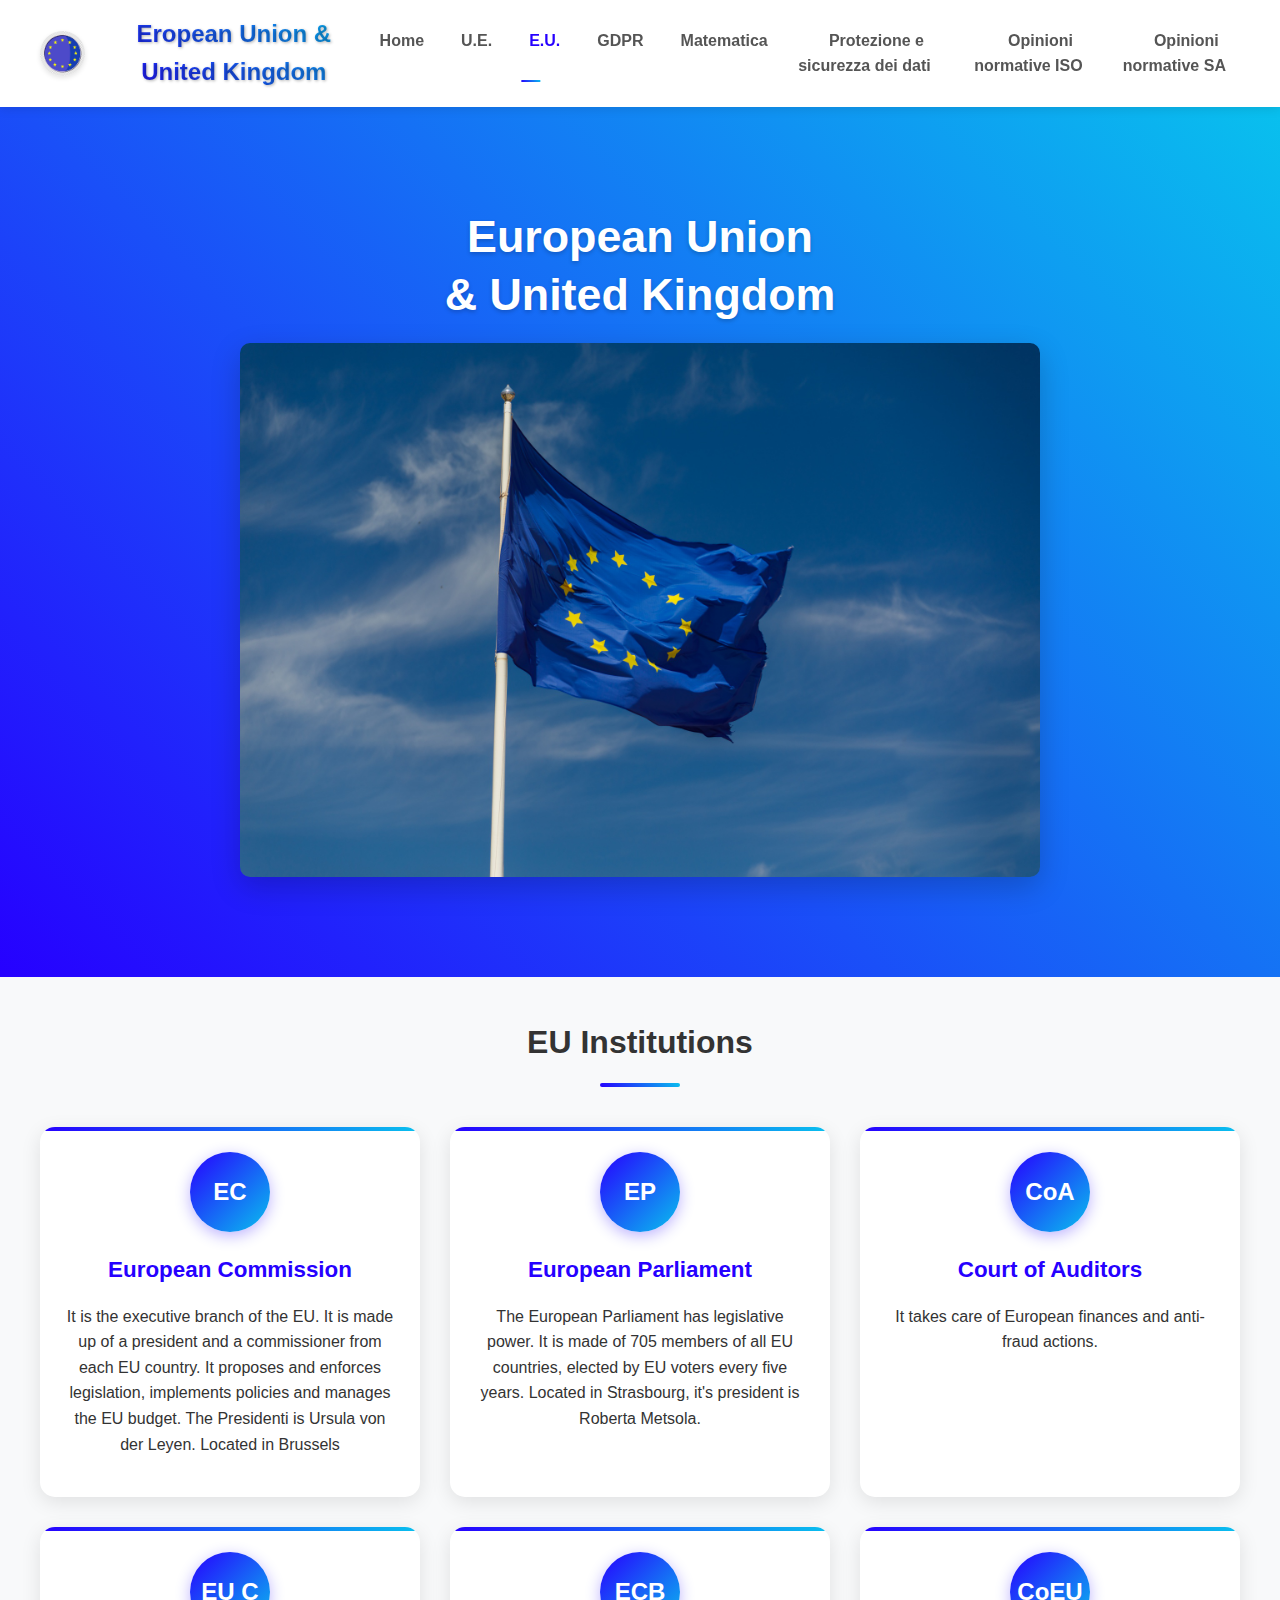
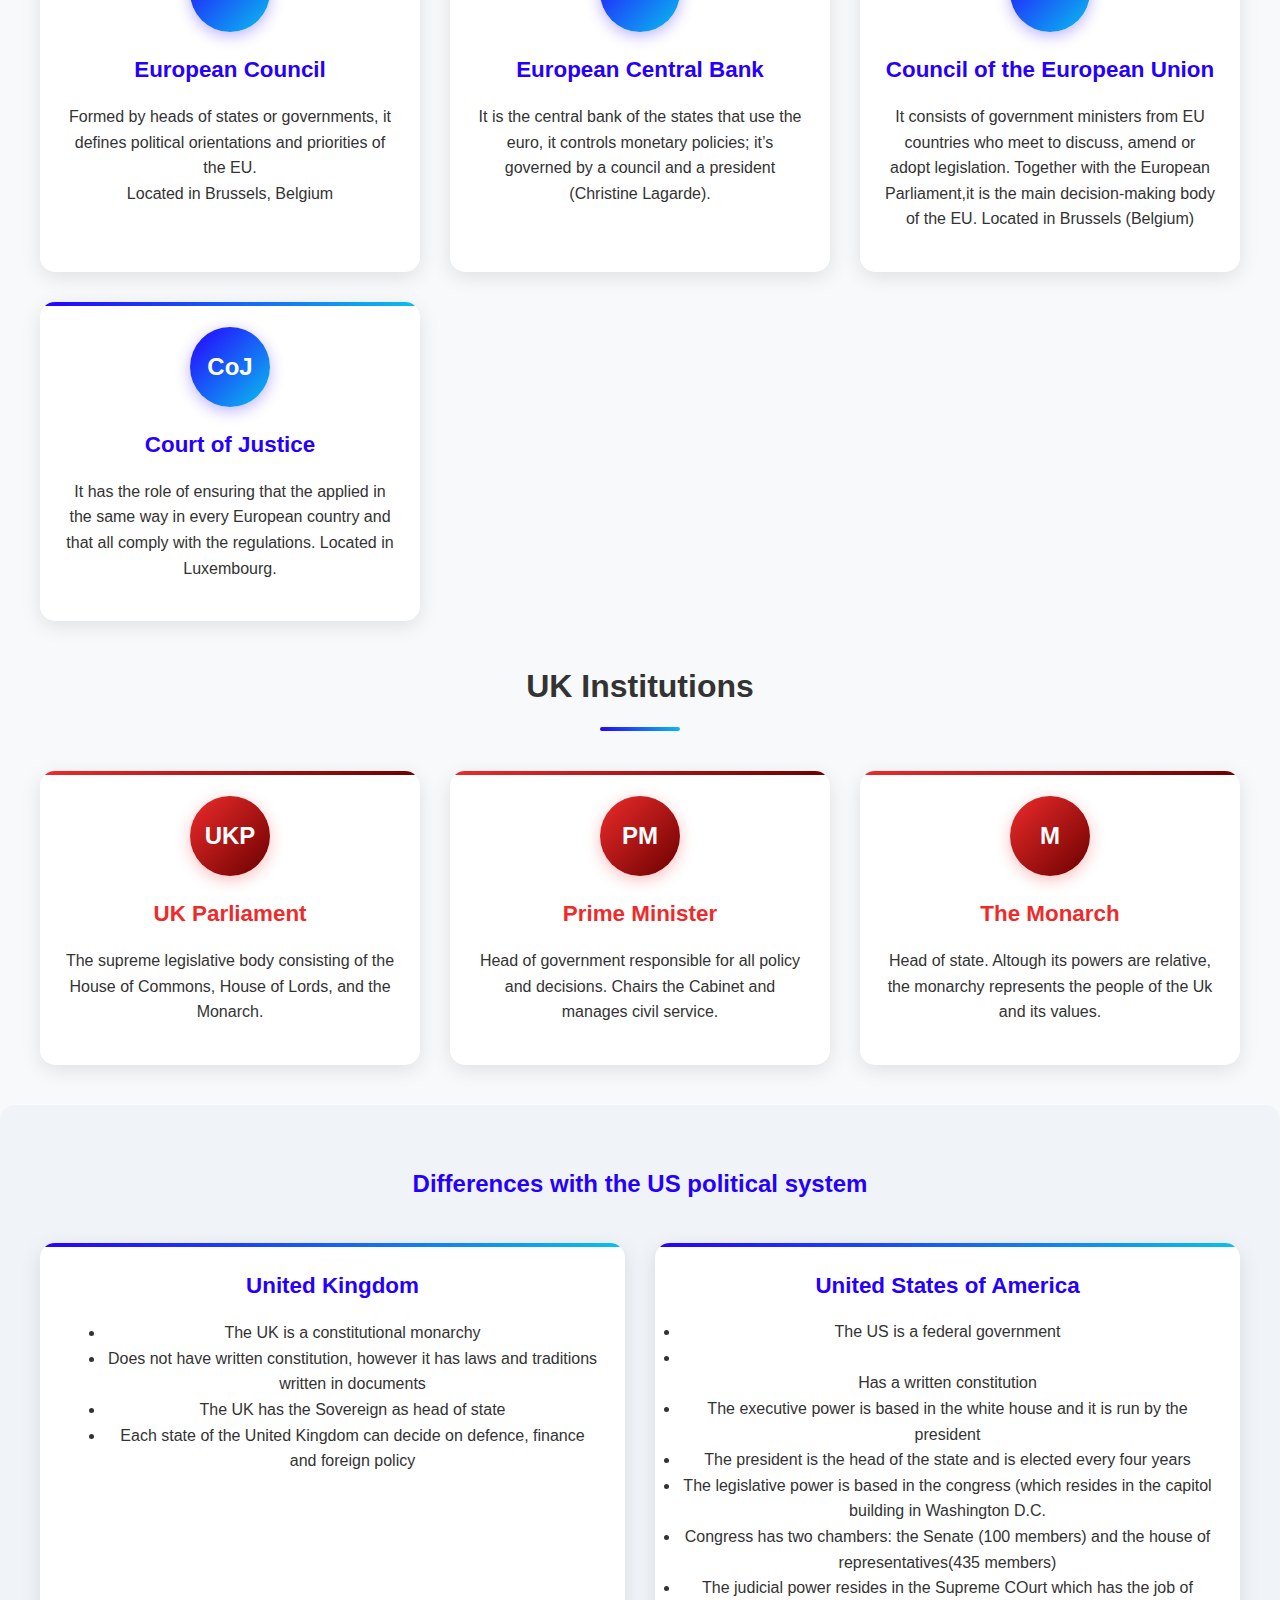
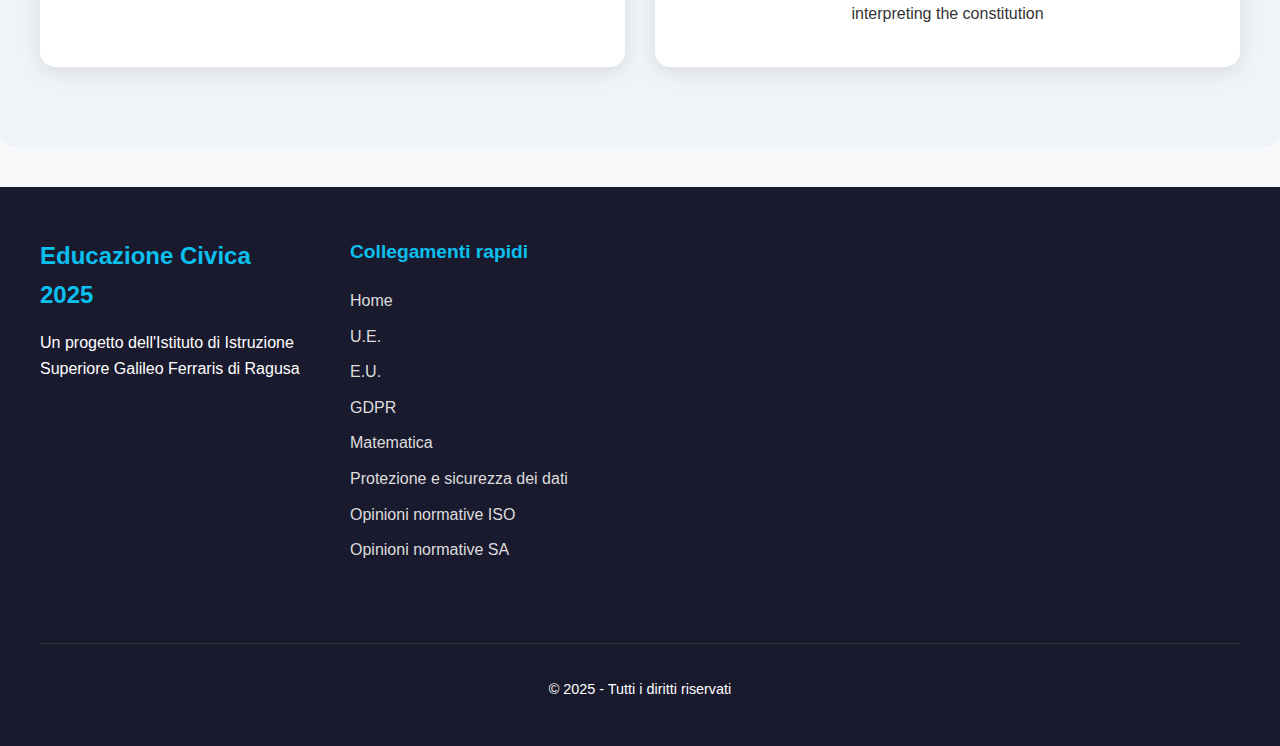
<file: eu_uk.html>
<!DOCTYPE html>
<html lang="en">
<head>
    <meta charset="UTF-8">
    <meta name="viewport" content="width=device-width, initial-scale=1.0">
    <title>EU & UK Institutions</title>
    <link rel="stylesheet" href="eu_uk.css">
    <link rel="stylesheet" href="style_secondario.css">
    <link rel="stylesheet" href="style.css">
    <link rel="icon" href="immagini/ferraris_logo.ico">
</head>
<body>
    <header>
      <div class="logo">
        <img src="immagini/bandiera.png" alt="Bandiera Europa" />
        <h1>Eropean Union & United Kingdom</h1>
      </div>
      <nav>
        <ul>
          <li><a href="index.html">Home</a></li>
          <li><a href="introduzione_ue.html">U.E.</a></li>
          <li><a href="eu_uk.html" class="active">E.U.</a></li>
          <li><a href="gdpr.html">GDPR</a></li>
          <li><a href="matematica.html">Matematica</a></li>
          <li><a href="sicurezza_dei_dati.html">Protezione e sicurezza dei dati</a></li>
          <li><a href="opinioni_normative_ISO.html">Opinioni normative ISO</a></li>
          <li><a href="opinioni_sa.html">Opinioni normative SA</a></li>
        </ul>
      </nav>
    </header>

    <section class="eu-hero">
        <h1>European Union<br>& United Kingdom</h1>
        <img src="immagini/european-union-flag.jpeg" alt="EU Flag" class="eu-flag">
    </section>

    <div class="institutions-container">
        <h2 class="section-title">EU Institutions</h2>
        <div class="institution-grid">
            <!-- EU Institutions -->
            <div class="institution-card">
                <div class="institution-icon">EC</div>
                <div class="institution-content">
                    <h3>European Commission</h3>
                    <p>It is the executive branch of the EU. It is made up of a
                        president and a commissioner from each EU country. It proposes and enforces legislation,
                        implements policies and manages the EU budget. The Presidenti is Ursula von der
                        Leyen. Located in Brussels</p>
                </div>
            </div>

            <div class="institution-card">
                <div class="institution-icon">EP</div>
                <div class="institution-content">
                    <h3>European Parliament</h3>
                    <p>The European Parliament has legislative power. It is made of 705
                        members of all EU countries, elected by EU voters every five
                        years. Located in Strasbourg, it's president is Roberta Metsola.</p>
                </div>
            </div>

            <div class="institution-card">
                <div class="institution-icon">CoA</div>
                <div class="institution-content">
                    <h3>Court of Auditors</h3>
                    <p>It takes care of European finances and anti-fraud actions.</p>
                    <!--<a href="#">Learn More</a> -->
                </div>
            </div>

             <div class="institution-card">
                <div class="institution-icon">EU C</div>
                <div class="institution-content">
                    <h3>European Council</h3>
                    <p>Formed by heads of states or governments, it defines political orientations and priorities of the EU. <br> Located in
                        Brussels, Belgium</p>
                </div>
            </div>

            
             <div class="institution-card">
                <div class="institution-icon">ECB</div>
                <div class="institution-content">
                    <h3>European Central Bank</h3>
                    <p>It is the central bank of the states that use the euro, it
                        controls monetary policies; it’s governed by a council and a
                        president (Christine Lagarde).</p>
                </div>
            </div>

            
             <div class="institution-card">
                <div class="institution-icon">CoEU</div>
                <div class="institution-content">
                    <h3>Council of the European Union</h3>
                    <p>It consists of government ministers from
                         EU countries who meet to discuss, amend or adopt legislation. Together with the European Parliament,it is the main
                        decision-making body of the EU. Located in Brussels (Belgium)</p>
                </div>
            </div>

            <div class="institution-card">
                <div class="institution-icon">CoJ</div>
                <div class="institution-content">
                    <h3>Court of Justice</h3>
                    <p>It has the role of ensuring that the applied in the same way in every European country
                        and that all comply with the regulations. Located in Luxembourg.</p>
                </div>
            </div>
        </div>

        <h2 class="section-title">UK Institutions</h2>
        <div class="institution-grid">
            <!-- UK Institutions -->
            <div class="institution-card uk-institution">
                <div class="institution-icon">UKP</div>
                <div class="institution-content">
                    <h3>UK Parliament</h3>
                    <p>The supreme legislative body consisting of the House of Commons, House of Lords, and the Monarch.</p>
                </div>
            </div>

            <div class="institution-card uk-institution">
                <div class="institution-icon">PM</div>
                <div class="institution-content">
                    <h3>Prime Minister</h3>
                    <p>Head of government responsible for all policy and decisions. Chairs the Cabinet and manages civil service.</p>
                </div>
            </div>

            <div class="institution-card uk-institution">
                <div class="institution-icon">M</div>
                <div class="institution-content">
                    <h3>The Monarch</h3>
                    <p>Head of state. Altough its powers are relative, the monarchy represents the people of the Uk and its values.</p>
                </div>
            </div>

            

            <!-- More UK institutions... -->
        </div>
    </div>

    <section class="comparison-section">
        <div class="institutions-container">
            <h2>Differences with the US political system</h2>
            <div class="institution-grid">
                <div class="institution-card">
                    <div class="institution-content">
                        <h3>United Kingdom</h3>
                        <ul>
                            <li>The UK is a constitutional monarchy</li>
                            <li>Does not have written constitution, however it has laws and traditions written in documents</li>
                            <li>The UK has  the Sovereign as head of state</li>
                            <li>Each state of the United Kingdom can decide on defence, finance and foreign policy</li>
                        </ul>
                    </div>
                </div>
                
                <div class="institution-card">
                    <div class="institution-content">
                        <h3>United States of America</h3>
                            <li>The US is a federal government</li>
                            <li></li>Has a written constitution</li>
                                <li>The executive power is based in the white house and it is run by the president</li>
                                <li>
                                    The president is the head of the state and is elected every four years
                                </li>
                                <li>
                                    The legislative power is based in the congress (which resides in the capitol building in Washington D.C.
                                </li>
                                <li>
                                    Congress has two chambers: the Senate (100 members) and the house of representatives(435 members)
                                </li>
                                <li>
                                    The judicial power resides in the Supreme COurt which has the job of interpreting the constitution
                                </li>
                            </ul>
                        </p>
                    </div>
                </div>
            </div>
        </div>
    </section>

   <footer>
    <div class="footer-content">
      <div class="footer-logo">
        <h4>Educazione Civica 2025</h4>
        <p>Un progetto dell'Istituto di Istruzione Superiore Galileo Ferraris di Ragusa</p>
      </div>
      <div class="footer-links">
        <h4>Collegamenti rapidi</h4>
        <ul>
          <li><a href="index.html">Home</a></li>
          <li><a href="introduzione_ue.html">U.E.</a></li>
          <li><a href="eu_uk.html">E.U.</a></li>
          <li><a href="gdpr.html">GDPR</a></li>
          <li><a href="matematica.html">Matematica</a></li>
          <li><a href="sicurezza_dei_dati.html">Protezione e sicurezza dei dati</a></li>
          <li><a href="opinioni_normative_ISO.html">Opinioni normative ISO</a></li>
          <li><a href="opinioni_sa.html">Opinioni normative SA</a></li>
        </ul>
      </div>
      <div class="footer-copyright">
        <p>&copy; 2025 - Tutti i diritti riservati</p>
      </div>
    </div>
  </footer>
</body>
</html>
</file>
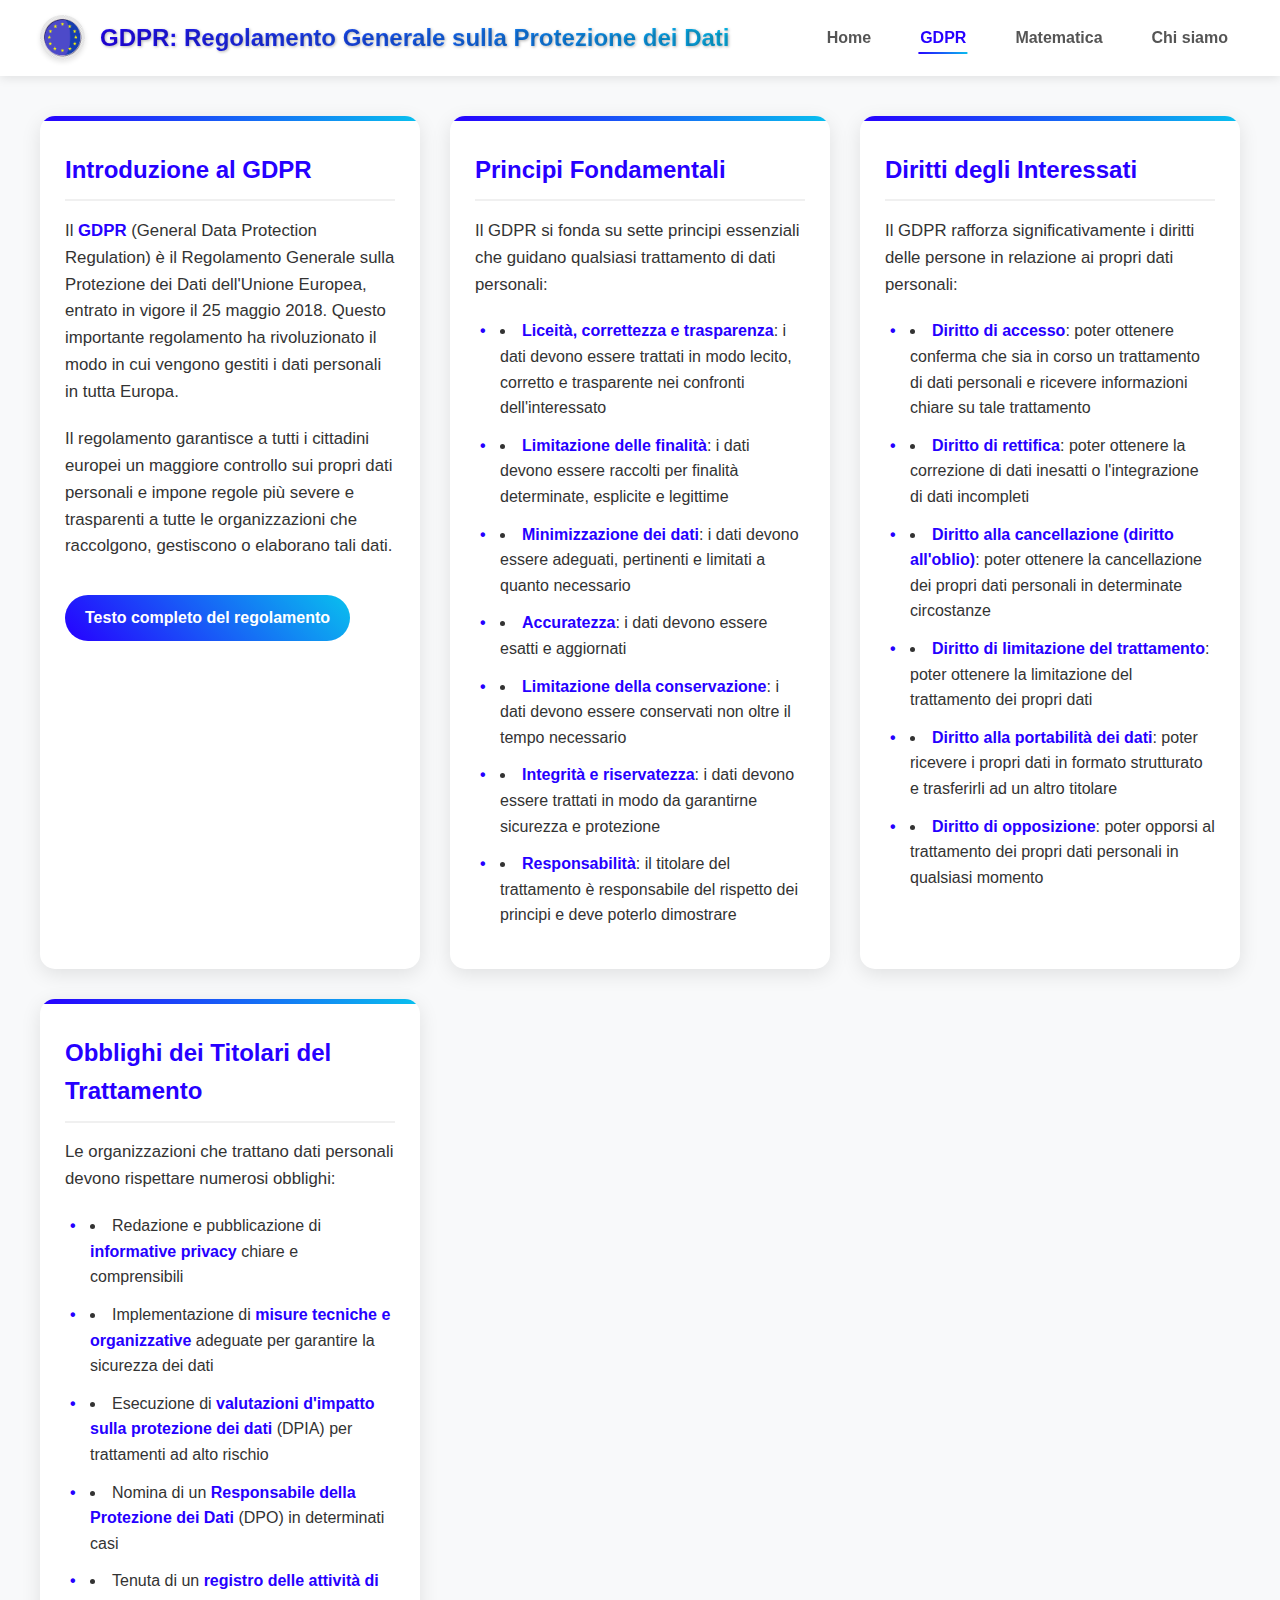
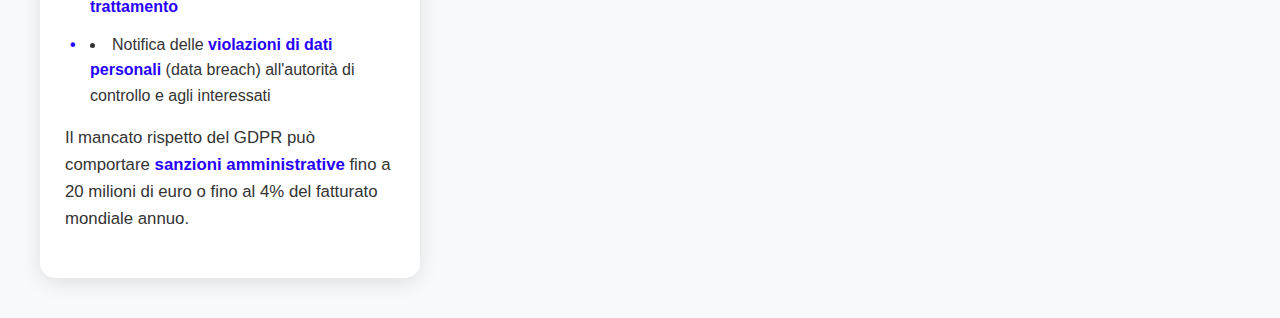
<file: gdpr.html>
<!DOCTYPE html>
<html lang="it">
<head>
    <meta charset="UTF-8">
    <meta name="viewport" content="width=device-width, initial-scale=1.0">
    <title>GDPR - Educazione Civica</title>
    <link rel="stylesheet" href="style_secondario.css">
    <link rel="stylesheet" href="style.css">
</head>
<body>
    <header>
    <div class="logo">
      <img src="immagini/bandiera.png" alt="Bandiera Europa">
      <h1>GDPR: Regolamento Generale sulla Protezione dei Dati</h1>
    </div>
    <nav>
      <ul>
        <li><a href="index.html" >Home</a></li>
        <li><a href="gdpr.html" class="active">GDPR</a></li>
        <li><a href="matematica.html">Matematica</a></li>
        <li><a href="#about">Chi siamo</a></li>
      </ul>
    </nav>
  </header>
    <main class="content">
        <div class="card">
            <h3>Introduzione al GDPR</h3>
            <p>Il <strong>GDPR</strong> (General Data Protection Regulation) è il Regolamento Generale sulla Protezione dei Dati dell'Unione Europea, entrato in vigore il 25 maggio 2018. Questo importante regolamento ha rivoluzionato il modo in cui vengono gestiti i dati personali in tutta Europa.</p>
            <p>Il regolamento garantisce a tutti i cittadini europei un maggiore controllo sui propri dati personali e impone regole più severe e trasparenti a tutte le organizzazioni che raccolgono, gestiscono o elaborano tali dati.</p>
            <a href="https://eur-lex.europa.eu/legal-content/IT/TXT/HTML/?uri=CELEX:32016R0679" target="_blank">Testo completo del regolamento</a>
        </div>
        <div class="card">
            <h3>Principi Fondamentali</h3>
            <p>Il GDPR si fonda su sette principi essenziali che guidano qualsiasi trattamento di dati personali:</p>
            <ul>
                <li><strong>Liceità, correttezza e trasparenza</strong>: i dati devono essere trattati in modo lecito, corretto e trasparente nei confronti dell'interessato</li>
                <li><strong>Limitazione delle finalità</strong>: i dati devono essere raccolti per finalità determinate, esplicite e legittime</li>
                <li><strong>Minimizzazione dei dati</strong>: i dati devono essere adeguati, pertinenti e limitati a quanto necessario</li>
                <li><strong>Accuratezza</strong>: i dati devono essere esatti e aggiornati</li>
                <li><strong>Limitazione della conservazione</strong>: i dati devono essere conservati non oltre il tempo necessario</li>
                <li><strong>Integrità e riservatezza</strong>: i dati devono essere trattati in modo da garantirne sicurezza e protezione</li>
                <li><strong>Responsabilità</strong>: il titolare del trattamento è responsabile del rispetto dei principi e deve poterlo dimostrare</li>
            </ul>
        </div>
        <div class="card">
            <h3>Diritti degli Interessati</h3>
            <p>Il GDPR rafforza significativamente i diritti delle persone in relazione ai propri dati personali:</p>
            <ul>
                <li><strong>Diritto di accesso</strong>: poter ottenere conferma che sia in corso un trattamento di dati personali e ricevere informazioni chiare su tale trattamento</li>
                <li><strong>Diritto di rettifica</strong>: poter ottenere la correzione di dati inesatti o l'integrazione di dati incompleti</li>
                <li><strong>Diritto alla cancellazione (diritto all'oblio)</strong>: poter ottenere la cancellazione dei propri dati personali in determinate circostanze</li>
                <li><strong>Diritto di limitazione del trattamento</strong>: poter ottenere la limitazione del trattamento dei propri dati</li>
                <li><strong>Diritto alla portabilità dei dati</strong>: poter ricevere i propri dati in formato strutturato e trasferirli ad un altro titolare</li>
                <li><strong>Diritto di opposizione</strong>: poter opporsi al trattamento dei propri dati personali in qualsiasi momento</li>
            </ul>
        </div>
        <div class="card">
            <h3>Obblighi dei Titolari del Trattamento</h3>
            <p>Le organizzazioni che trattano dati personali devono rispettare numerosi obblighi:</p>
            <ul>
                <li>Redazione e pubblicazione di <strong>informative privacy</strong> chiare e comprensibili</li>
                <li>Implementazione di <strong>misure tecniche e organizzative</strong> adeguate per garantire la sicurezza dei dati</li>
                <li>Esecuzione di <strong>valutazioni d'impatto sulla protezione dei dati</strong> (DPIA) per trattamenti ad alto rischio</li>
                <li>Nomina di un <strong>Responsabile della Protezione dei Dati</strong> (DPO) in determinati casi</li>
                <li>Tenuta di un <strong>registro delle attività di trattamento</strong></li>
                <li>Notifica delle <strong>violazioni di dati personali</strong> (data breach) all'autorità di controllo e agli interessati</li>
            </ul>
            <p>Il mancato rispetto del GDPR può comportare <strong>sanzioni amministrative</strong> fino a 20 milioni di euro o fino al 4% del fatturato mondiale annuo.</p>
        </div>
    </main>
</body>
</html>
</file>
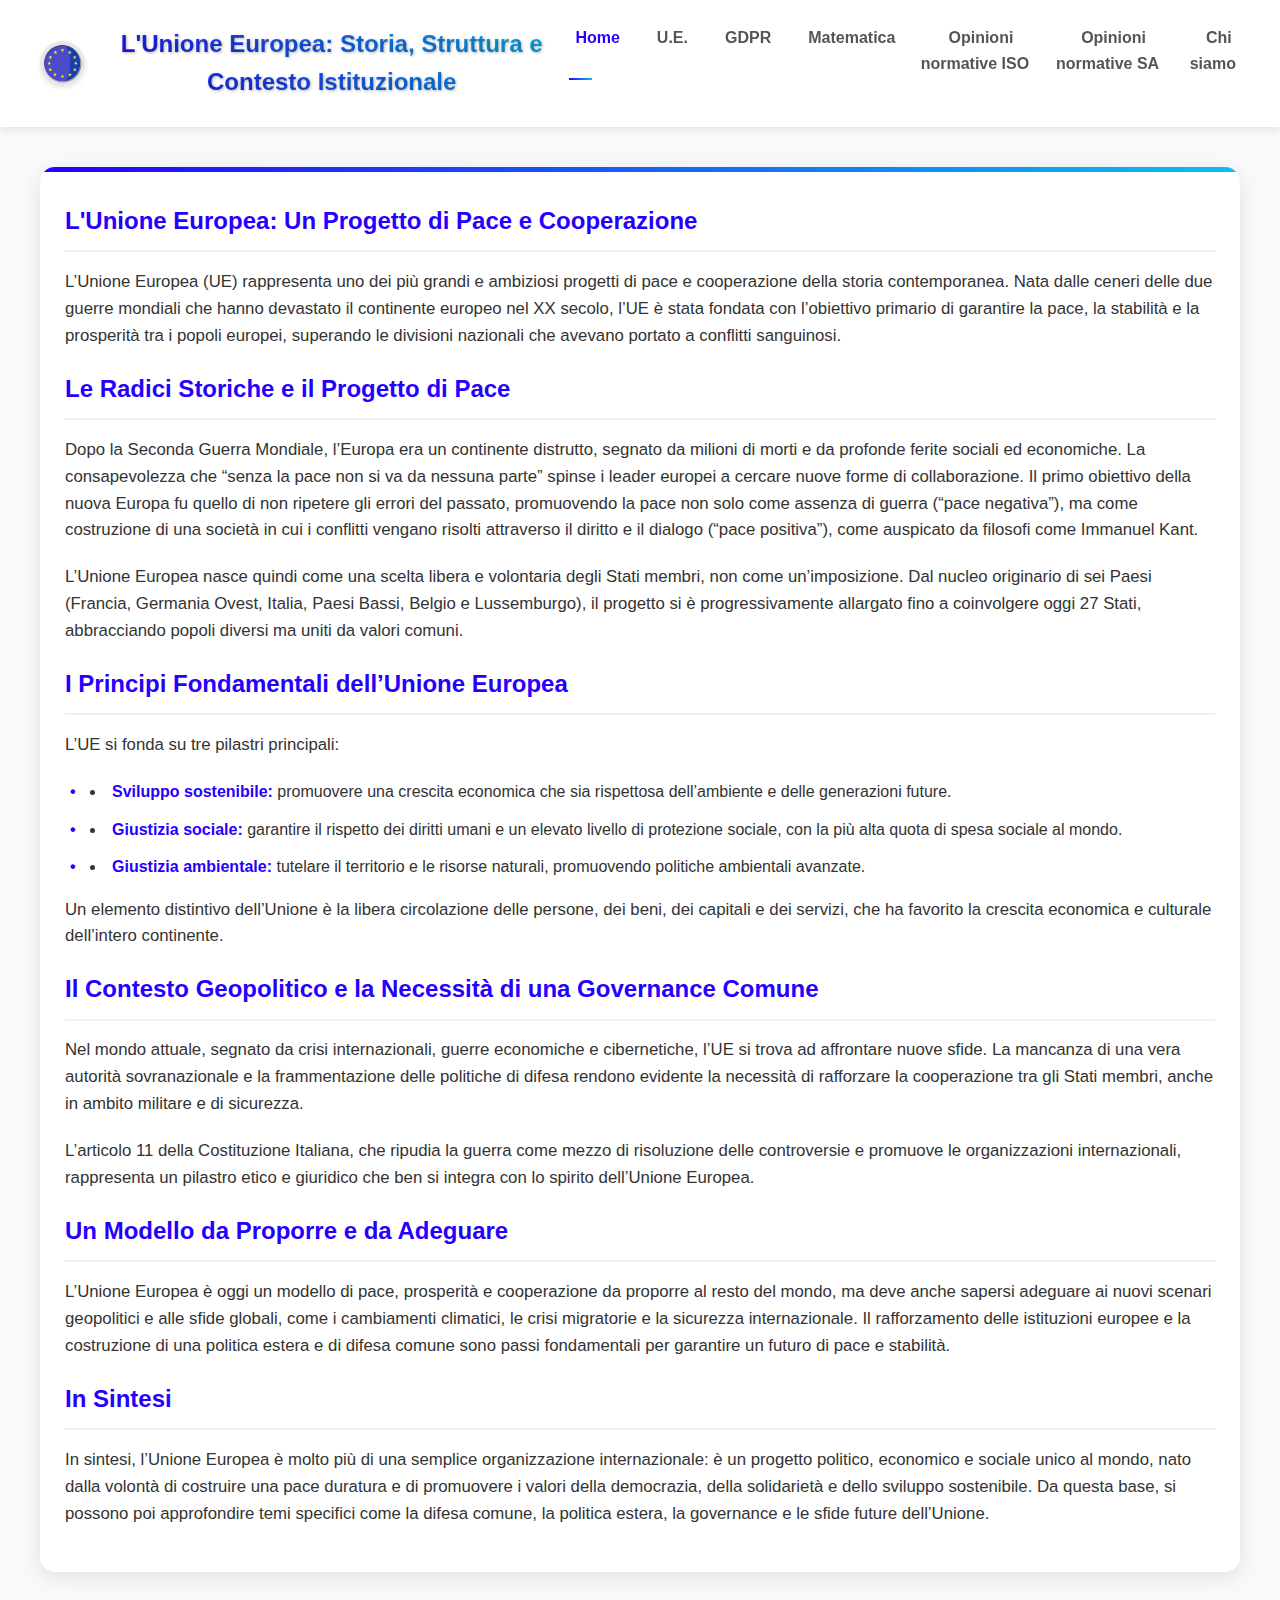
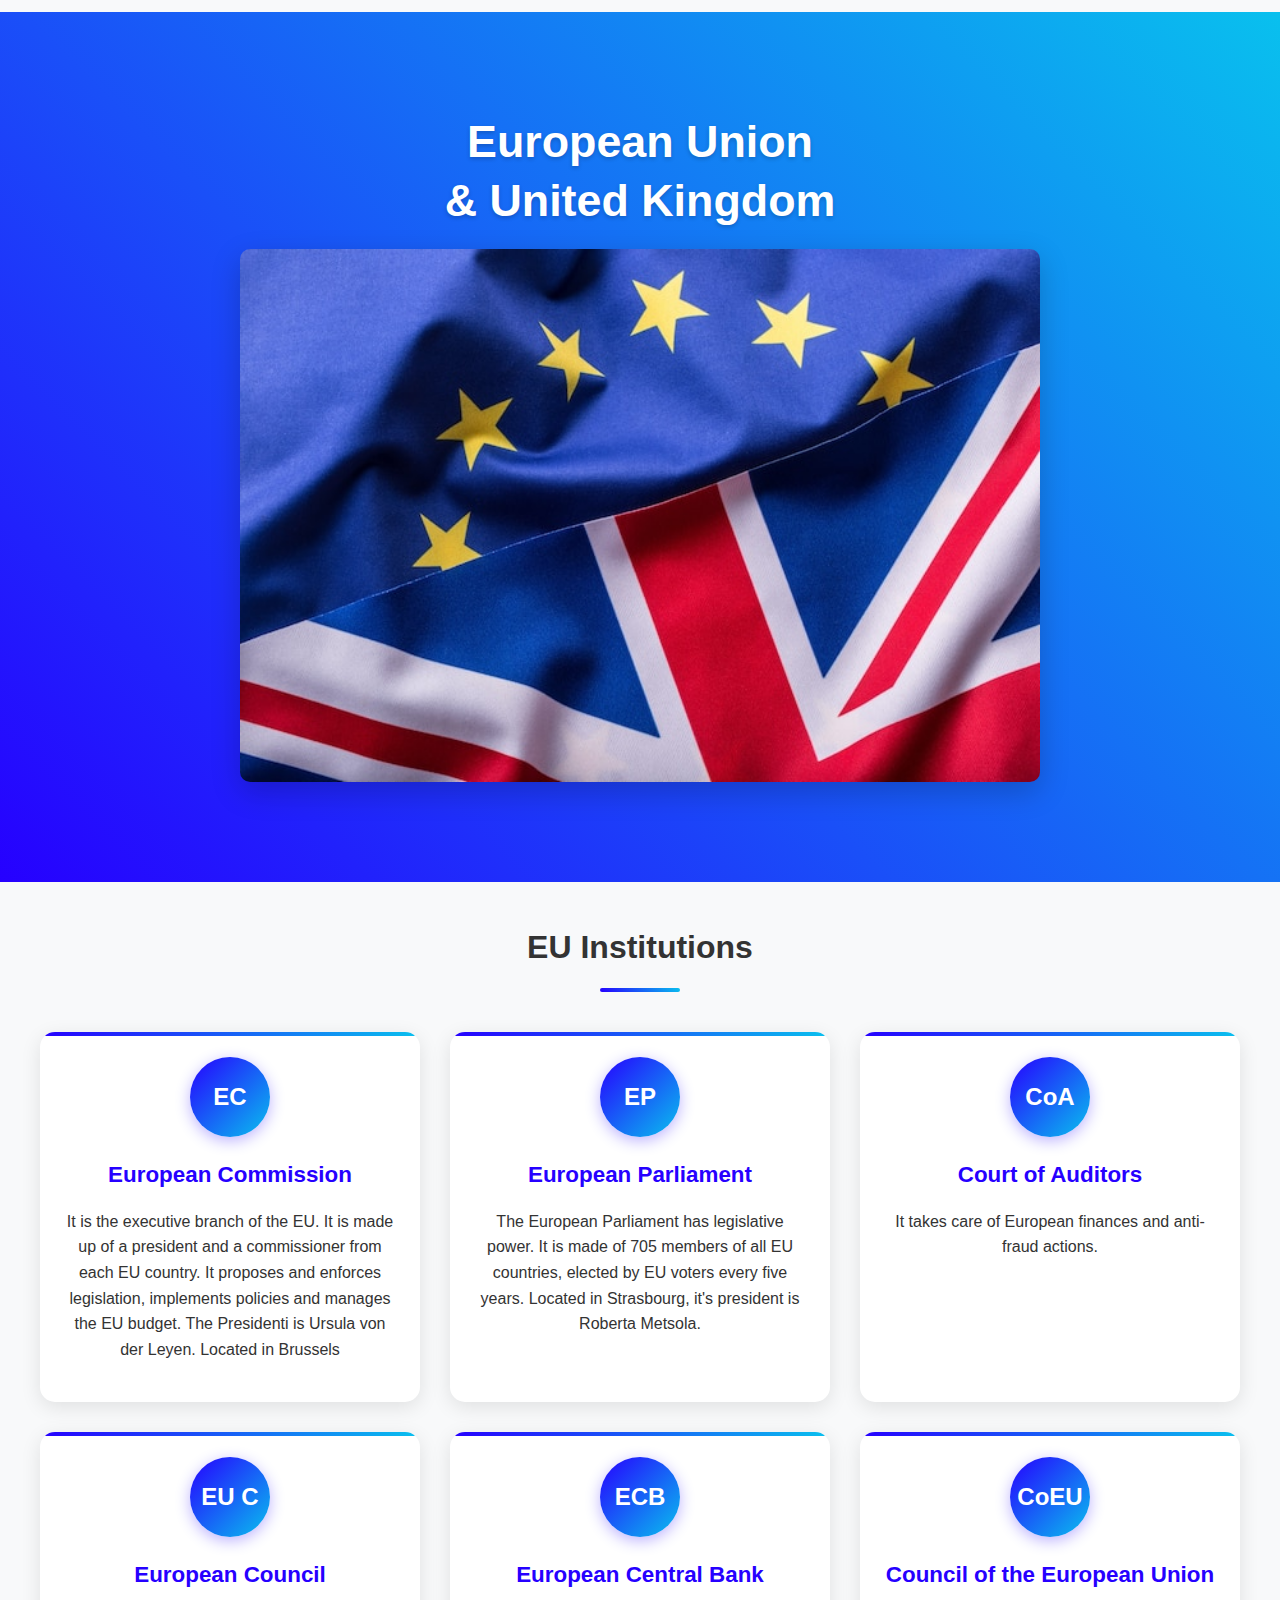
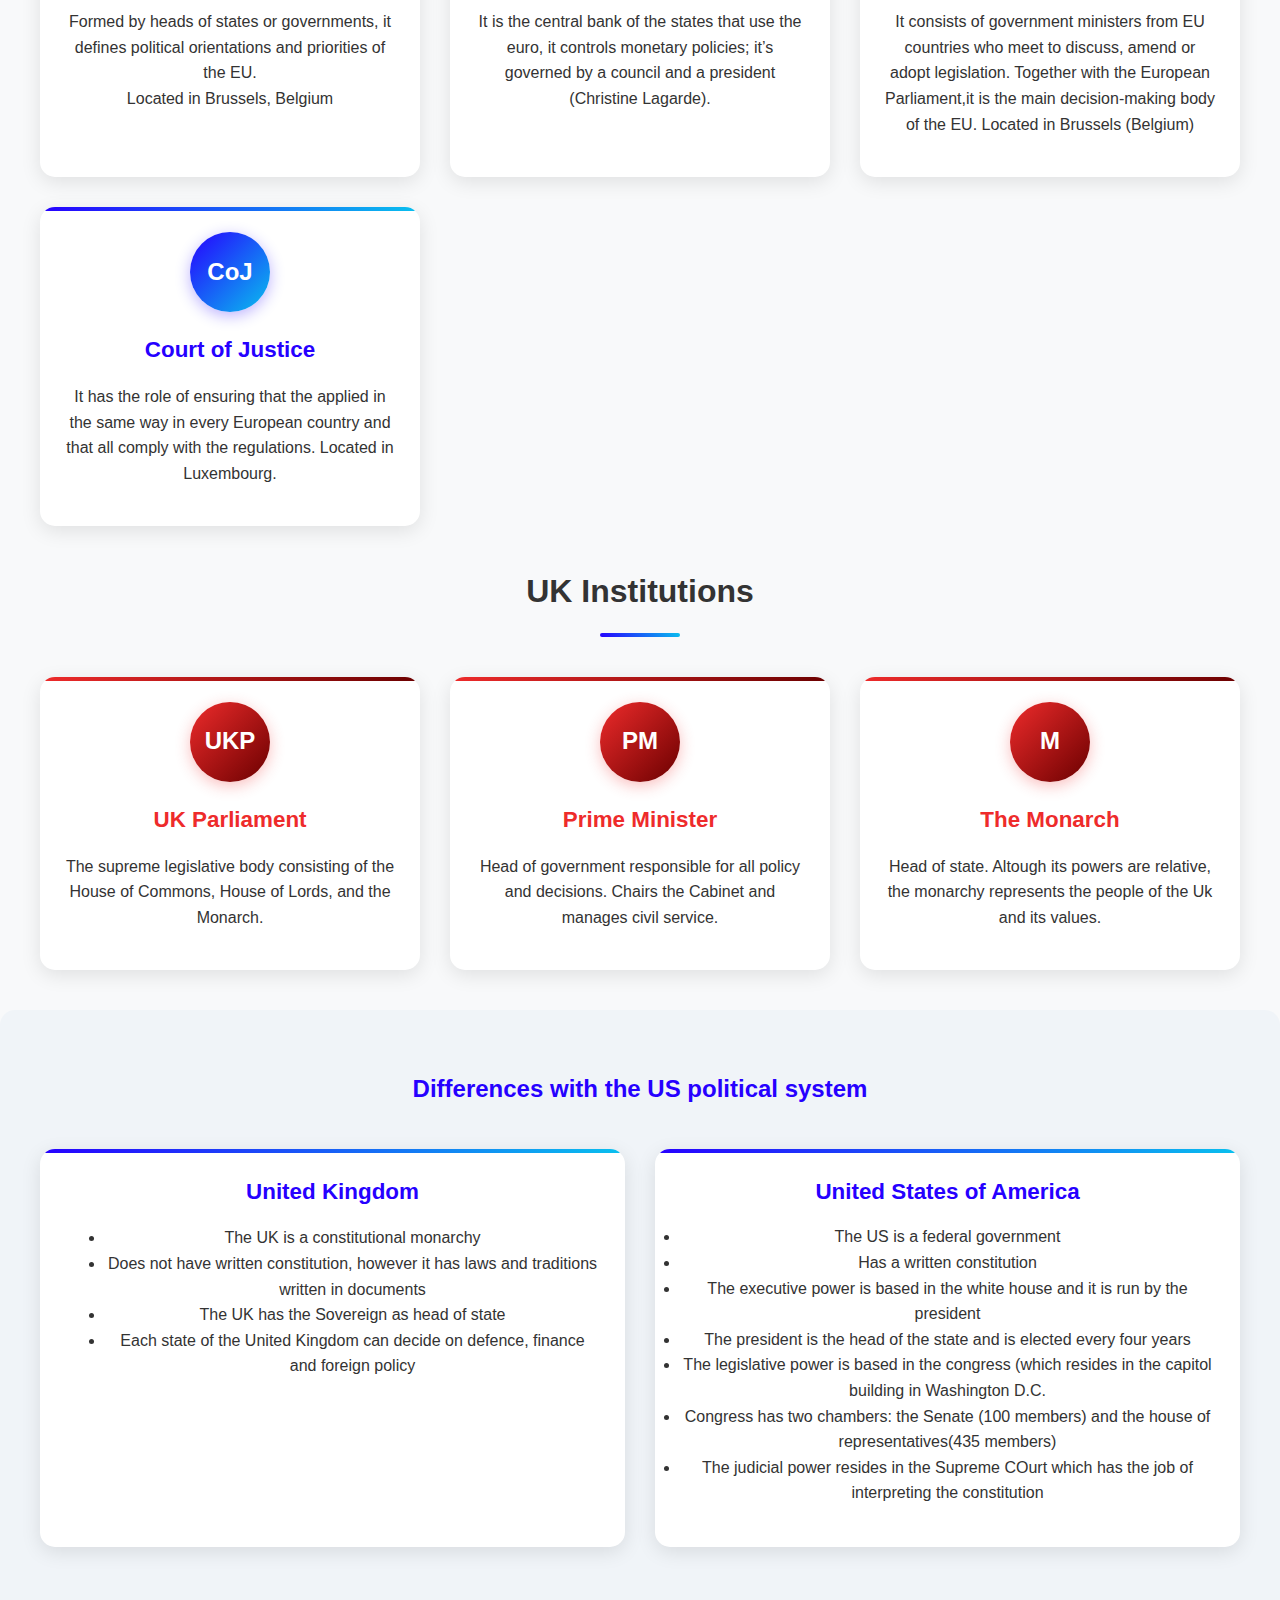
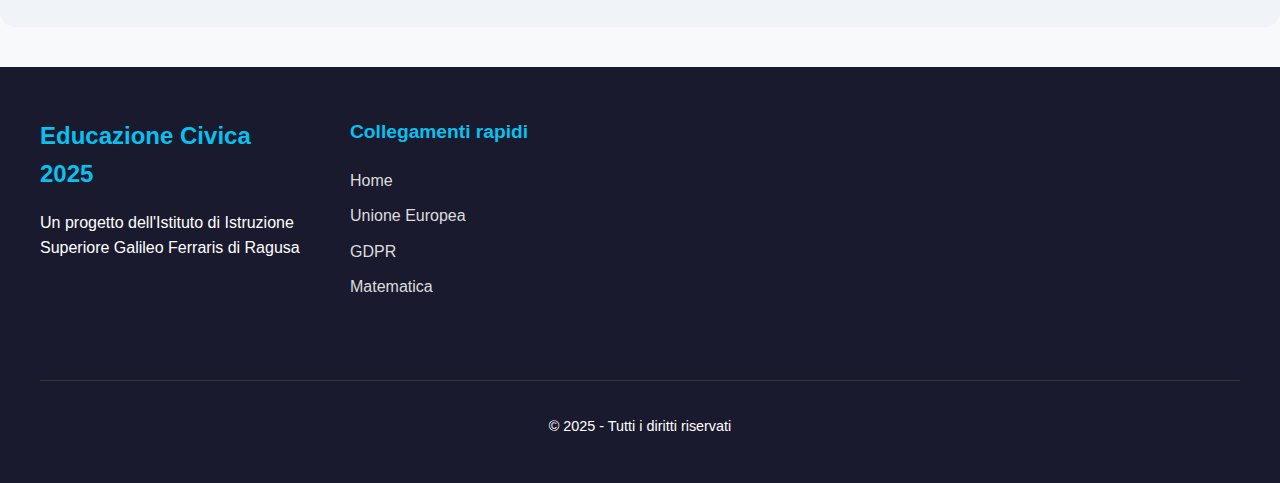
<file: introduzione_ue.html>
<!DOCTYPE html>
<html lang="it">
  <head>
    <meta charset="UTF-8" />
    <meta name="viewport" content="width=device-width, initial-scale=1.0" />
    <title>L'Unione Europea: Storia, Struttura e Contesto Istituzionale</title>
    <link rel="stylesheet" href="eu_uk.css">
    <link rel="stylesheet" href="style_secondario.css" />
    <link rel="stylesheet" href="style.css" />
    <link rel="icon" href="immagini/ferraris_logo.ico">
  </head>

<!-- introduzione Unione Europea -->
  
  <body>
    <header>
      <div class="logo">
        <img src="immagini/bandiera.png" alt="Bandiera Europa" />
        <h1>L'Unione Europea: Storia, Struttura e Contesto Istituzionale</h1>
      </div>
      <nav>
        <ul>
        <li><a href="index.html" class="active">Home</a></li>
        <li><a href="introduzione_ue.html">U.E.</a></li>
        <li><a href="gdpr.html">GDPR</a></li>
        <li><a href="matematica.html">Matematica</a></li>
        <li><a href="opinioni_normative_ISO.html">Opinioni normative ISO</a></li>
        <li><a href="opinioni_sa.html">Opinioni normative SA</a></li>
        <li><a href="#about">Chi siamo</a></li>
      </ul>
      </nav>
    </header>
    <main class="content" >
      <div class="card">
        <h3>L'Unione Europea: Un Progetto di Pace e Cooperazione</h3>
        <p>
          L’Unione Europea (UE) rappresenta uno dei più grandi e ambiziosi
          progetti di pace e cooperazione della storia contemporanea. Nata dalle
          ceneri delle due guerre mondiali che hanno devastato il continente
          europeo nel XX secolo, l’UE è stata fondata con l’obiettivo primario
          di garantire la pace, la stabilità e la prosperità tra i popoli
          europei, superando le divisioni nazionali che avevano portato a
          conflitti sanguinosi.
        </p>
        <h3>Le Radici Storiche e il Progetto di Pace</h3>
        <p>
          Dopo la Seconda Guerra Mondiale, l’Europa era un continente distrutto,
          segnato da milioni di morti e da profonde ferite sociali ed
          economiche. La consapevolezza che “senza la pace non si va da nessuna
          parte” spinse i leader europei a cercare nuove forme di
          collaborazione. Il primo obiettivo della nuova Europa fu quello di non
          ripetere gli errori del passato, promuovendo la pace non solo come
          assenza di guerra (“pace negativa”), ma come costruzione di una
          società in cui i conflitti vengano risolti attraverso il diritto e il
          dialogo (“pace positiva”), come auspicato da filosofi come Immanuel
          Kant.
        </p>
        <p>
          L’Unione Europea nasce quindi come una scelta libera e volontaria
          degli Stati membri, non come un’imposizione. Dal nucleo originario di
          sei Paesi (Francia, Germania Ovest, Italia, Paesi Bassi, Belgio e
          Lussemburgo), il progetto si è progressivamente allargato fino a
          coinvolgere oggi 27 Stati, abbracciando popoli diversi ma uniti da
          valori comuni.
        </p>
        <h3>I Principi Fondamentali dell’Unione Europea</h3>
        <p>L’UE si fonda su tre pilastri principali:</p>
        <ul>
          <li>
            <strong>Sviluppo sostenibile:</strong> promuovere una crescita
            economica che sia rispettosa dell’ambiente e delle generazioni
            future.
          </li>
          <li>
            <strong>Giustizia sociale:</strong> garantire il rispetto dei
            diritti umani e un elevato livello di protezione sociale, con la più
            alta quota di spesa sociale al mondo.
          </li>
          <li>
            <strong>Giustizia ambientale:</strong> tutelare il territorio e le
            risorse naturali, promuovendo politiche ambientali avanzate.
          </li>
        </ul>
        <p>
          Un elemento distintivo dell’Unione è la libera circolazione delle
          persone, dei beni, dei capitali e dei servizi, che ha favorito la
          crescita economica e culturale dell’intero continente.
        </p>
        <h3>Il Contesto Geopolitico e la Necessità di una Governance Comune</h3>
        <p>
          Nel mondo attuale, segnato da crisi internazionali, guerre economiche
          e cibernetiche, l’UE si trova ad affrontare nuove sfide. La mancanza
          di una vera autorità sovranazionale e la frammentazione delle
          politiche di difesa rendono evidente la necessità di rafforzare la
          cooperazione tra gli Stati membri, anche in ambito militare e di
          sicurezza.
        </p>
        <p>
          L’articolo 11 della Costituzione Italiana, che ripudia la guerra come
          mezzo di risoluzione delle controversie e promuove le organizzazioni
          internazionali, rappresenta un pilastro etico e giuridico che ben si
          integra con lo spirito dell’Unione Europea.
        </p>
        <h3>Un Modello da Proporre e da Adeguare</h3>
        <p>
          L’Unione Europea è oggi un modello di pace, prosperità e cooperazione
          da proporre al resto del mondo, ma deve anche sapersi adeguare ai
          nuovi scenari geopolitici e alle sfide globali, come i cambiamenti
          climatici, le crisi migratorie e la sicurezza internazionale. Il
          rafforzamento delle istituzioni europee e la costruzione di una
          politica estera e di difesa comune sono passi fondamentali per
          garantire un futuro di pace e stabilità.
        </p>
        <h3>In Sintesi</h3>
        <p>
          In sintesi, l’Unione Europea è molto più di una semplice
          organizzazione internazionale: è un progetto politico, economico e
          sociale unico al mondo, nato dalla volontà di costruire una pace
          duratura e di promuovere i valori della democrazia, della solidarietà
          e dello sviluppo sostenibile. Da questa base, si possono poi
          approfondire temi specifici come la difesa comune, la politica estera,
          la governance e le sfide future dell’Unione.
        </p>
      </div>
    </main>
    <section class="eu-hero">
        <h1>European Union<br>& United Kingdom</h1>
        <img src="immagini/eu_uk_flag.jpg" alt="EU Flag" class="eu-flag">
    </section>

    <div class="institutions-container">
        <h2 class="section-title">EU Institutions</h2>
        <div class="institution-grid">
            <!-- EU Institutions. -->
            <div class="institution-card">
                <div class="institution-icon">EC</div>
                <div class="institution-content">
                    <h3>European Commission</h3>
                    <p>It is the executive branch of the EU. It is made up of a
                        president and a commissioner from each EU country. It proposes and enforces legislation,
                        implements policies and manages the EU budget. The Presidenti is Ursula von der
                        Leyen. Located in Brussels</p>
                </div>
            </div>

            <div class="institution-card">
                <div class="institution-icon">EP</div>
                <div class="institution-content">
                    <h3>European Parliament</h3>
                    <p>The European Parliament has legislative power. It is made of 705
                        members of all EU countries, elected by EU voters every five
                        years. Located in Strasbourg, it's president is Roberta Metsola.</p>
                </div>
            </div>

            <div class="institution-card">
                <div class="institution-icon">CoA</div>
                <div class="institution-content">
                    <h3>Court of Auditors</h3>
                    <p>It takes care of European finances and anti-fraud actions.</p>
                    <!--<a href="#">Learn More</a> -->
                </div>
            </div>

             <div class="institution-card">
                <div class="institution-icon">EU C</div>
                <div class="institution-content">
                    <h3>European Council</h3>
                    <p>Formed by heads of states or governments, it defines political orientations and priorities of the EU. <br> Located in
                        Brussels, Belgium</p>
                </div>
            </div>

            
             <div class="institution-card">
                <div class="institution-icon">ECB</div>
                <div class="institution-content">
                    <h3>European Central Bank</h3>
                    <p>It is the central bank of the states that use the euro, it
                        controls monetary policies; it’s governed by a council and a
                        president (Christine Lagarde).</p>
                </div>
            </div>

            
             <div class="institution-card">
                <div class="institution-icon">CoEU</div>
                <div class="institution-content">
                    <h3>Council of the European Union</h3>
                    <p>It consists of government ministers from
                         EU countries who meet to discuss, amend or adopt legislation. Together with the European Parliament,it is the main
                        decision-making body of the EU. Located in Brussels (Belgium)</p>
                </div>
            </div>

            <div class="institution-card">
                <div class="institution-icon">CoJ</div>
                <div class="institution-content">
                    <h3>Court of Justice</h3>
                    <p>It has the role of ensuring that the applied in the same way in every European country
                        and that all comply with the regulations. Located in Luxembourg.</p>
                </div>
            </div>
        </div>

        <h2 class="section-title">UK Institutions</h2>
        <div class="institution-grid">
            <!-- UK Institutions -->
            <div class="institution-card uk-institution">
                <div class="institution-icon">UKP</div>
                <div class="institution-content">
                    <h3>UK Parliament</h3>
                    <p>The supreme legislative body consisting of the House of Commons, House of Lords, and the Monarch.</p>
                </div>
            </div>

            <div class="institution-card uk-institution">
                <div class="institution-icon">PM</div>
                <div class="institution-content">
                    <h3>Prime Minister</h3>
                    <p>Head of government responsible for all policy and decisions. Chairs the Cabinet and manages civil service.</p>
                </div>
            </div>

            <div class="institution-card uk-institution">
                <div class="institution-icon">M</div>
                <div class="institution-content">
                    <h3>The Monarch</h3>
                    <p>Head of state. Altough its powers are relative, the monarchy represents the people of the Uk and its values.</p>
                </div>
            </div>

            

            <!-- More UK institutions... -->
        </div>
    </div>

    <section class="comparison-section">
        <div class="institutions-container">
            <h2>Differences with the US political system</h2>
            <div class="institution-grid">
                <div class="institution-card">
                    <div class="institution-content">
                        <h3>United Kingdom</h3>
                        <ul>
                            <li>The UK is a constitutional monarchy</li>
                            <li>Does not have written constitution, however it has laws and traditions written in documents</li>
                            <li>The UK has  the Sovereign as head of state</li>
                            <li>Each state of the United Kingdom can decide on defence, finance and foreign policy</li>
                        </ul>
                    </div>
                </div>
                
                <div class="institution-card">
                    <div class="institution-content">
                        <h3>United States of America</h3>
                                <li>The US is a federal government</li>
                                <li>Has a written constitution</li>
                                <li>The executive power is based in the white house and it is run by the president</li>
                                <li>The president is the head of the state and is elected every four years</li>
                                <li>The legislative power is based in the congress (which resides in the capitol building in Washington D.C.</li>
                                <li>Congress has two chambers: the Senate (100 members) and the house of representatives(435 members)</li>
                                <li>The judicial power resides in the Supreme COurt which has the job of interpreting the constitution</li>
                            </ul>
                        </p>
                    </div>
                </div>
            </div>
        </div>
    </section>

    <footer>
      <div class="footer-content">
        <div class="footer-logo">
          <h4>Educazione Civica 2025</h4>
          <p>
            Un progetto dell'Istituto di Istruzione Superiore Galileo Ferraris
            di Ragusa
          </p>
        </div>
        <div class="footer-links">
          <h4>Collegamenti rapidi</h4>
          <ul>
            <li>
              <a href="index.html">Home</a>
            </li>
            <li>
              <a href="introduzione_ue.html">Unione Europea</a>
            </li>
            <li>
              <a href="gdpr.html">GDPR</a>
            </li>
            <li>
              <a href="matematica.html">Matematica</a>
            </li>
          </ul>
        </div>
        <div class="footer-copyright">
          <p>&copy; 2025 - Tutti i diritti riservati</p>
        </div>
      </div>
    </footer>
  </body>
</html>
</file>
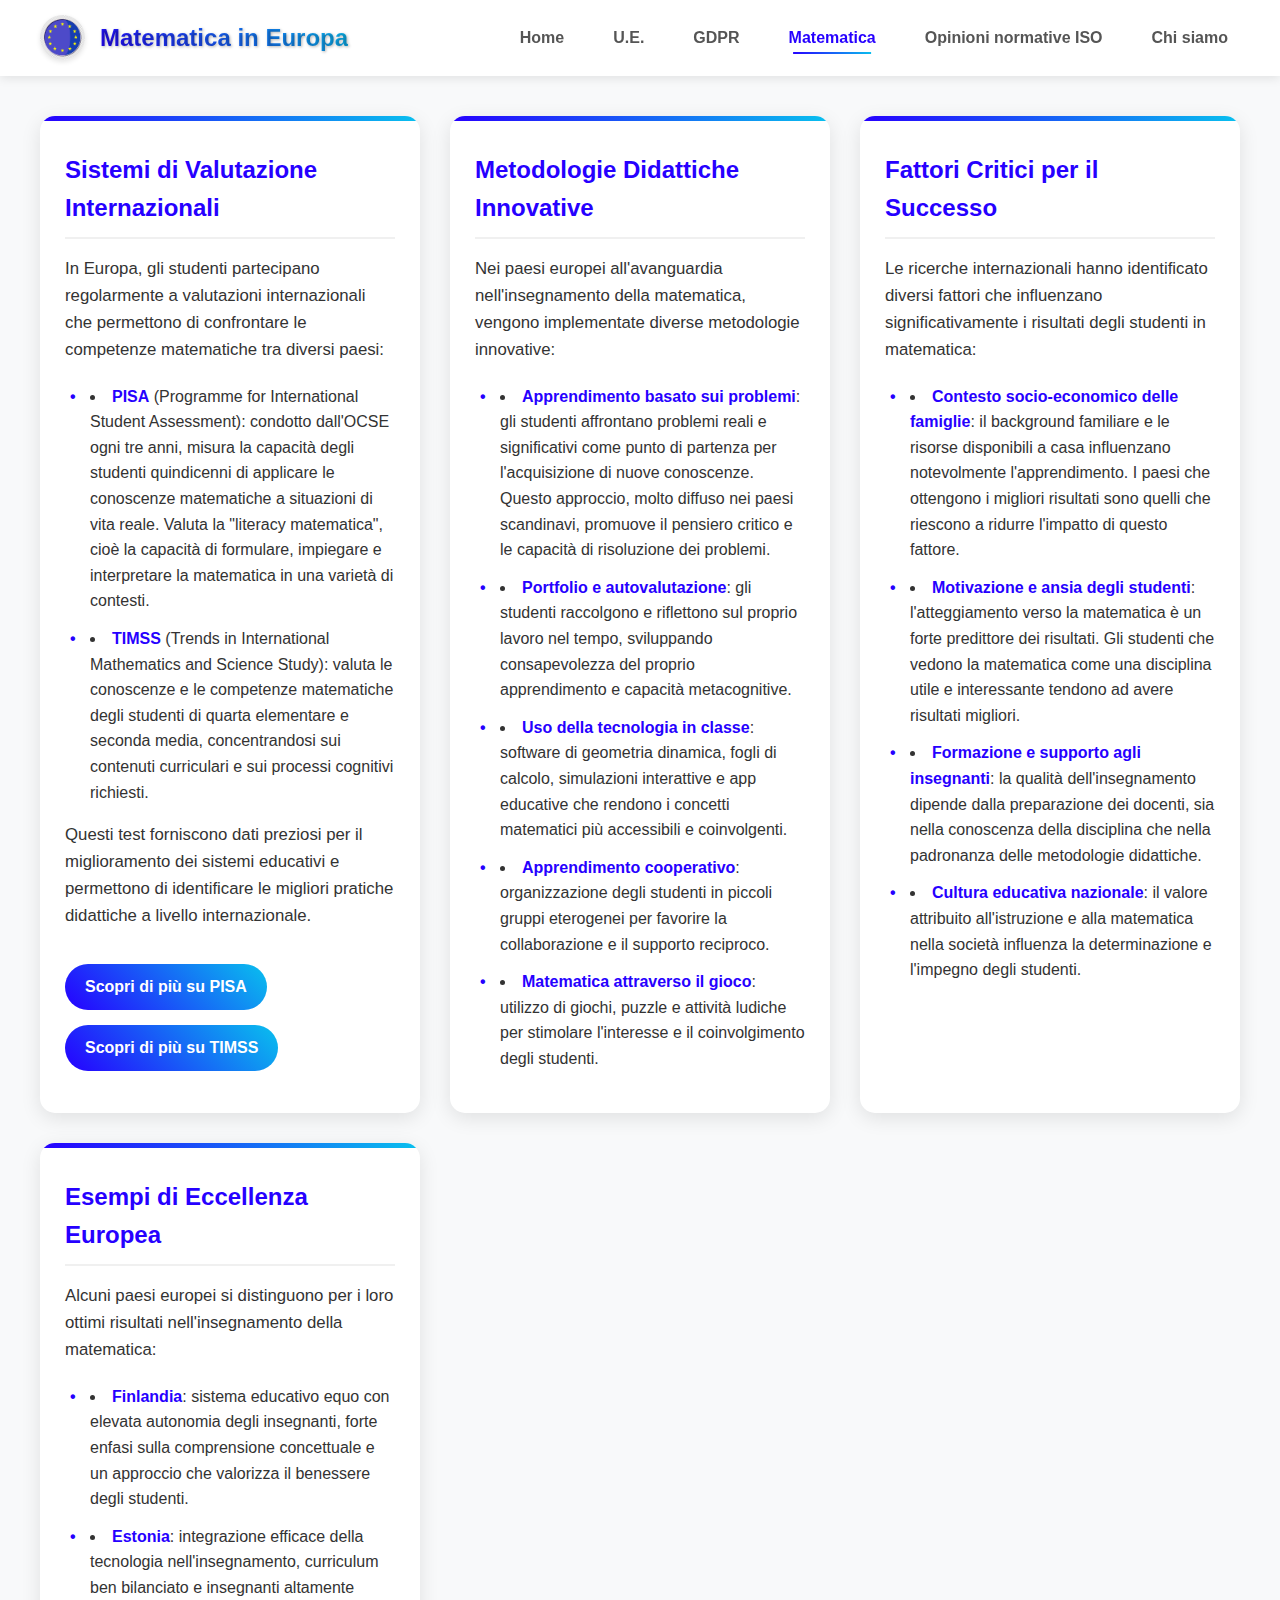
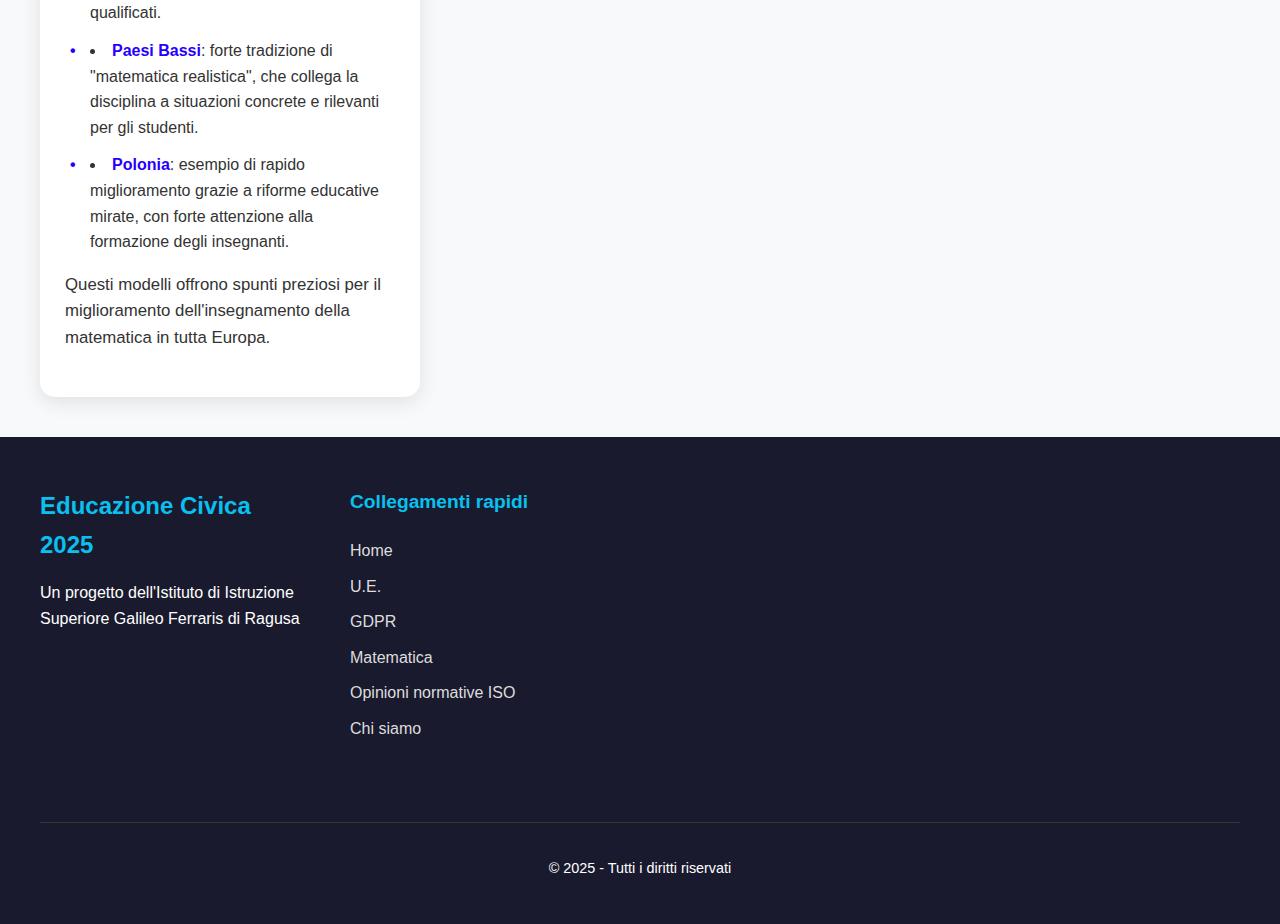
<file: matematica.html>
<!DOCTYPE html>
<html lang="it">
<head>
    <meta charset="UTF-8">
    <meta name="viewport" content="width=device-width, initial-scale=1.0">
    <title>Matematica in Europa - Educazione Civica</title>
    <link rel="stylesheet" href="style_secondario.css">
    <link rel="stylesheet" href="style.css">
    <link rel="icon" href="immagini/ferraris_logo.ico">
</head>
<body>
    <header>
    <div class="logo">
      <img src="immagini/bandiera.png" alt="Bandiera Europa">
      <h1>Matematica in Europa</h1>
    </div>
    <nav>
           <ul>
        <li><a href="index.html">Home</a></li>
        <li><a href="introduzione_ue.html">U.E.</a></li>
        <li><a href="gdpr.html">GDPR</a></li>
        <li><a href="matematica.html" class="active">Matematica</a></li>
        <li><a href="opinioni_normative.html">Opinioni normative ISO</a></li>
        <li><a href="index.html#about">Chi siamo</a></li>
      </ul>
        </nav>
  </header>
    <main class="content">
        <div class="card">
            <h3>Sistemi di Valutazione Internazionali</h3>
            <p>In Europa, gli studenti partecipano regolarmente a valutazioni internazionali che permettono di confrontare le competenze matematiche tra diversi paesi:</p>
            <ul>
                <li><strong>PISA</strong> (Programme for International Student Assessment): condotto dall'OCSE ogni tre anni, misura la capacità degli studenti quindicenni di applicare le conoscenze matematiche a situazioni di vita reale. Valuta la "literacy matematica", cioè la capacità di formulare, impiegare e interpretare la matematica in una varietà di contesti.</li>
                <li><strong>TIMSS</strong> (Trends in International Mathematics and Science Study): valuta le conoscenze e le competenze matematiche degli studenti di quarta elementare e seconda media, concentrandosi sui contenuti curriculari e sui processi cognitivi richiesti.</li>
            </ul>
            <p>Questi test forniscono dati preziosi per il miglioramento dei sistemi educativi e permettono di identificare le migliori pratiche didattiche a livello internazionale.</p>
            <a href="https://www.oecd.org/pisa/" target="_blank">Scopri di più su PISA</a>
            <a href="https://timss.bc.edu/" target="_blank">Scopri di più su TIMSS</a>
        </div>
        
        <div class="card">
            <h3>Metodologie Didattiche Innovative</h3>
            <p>Nei paesi europei all'avanguardia nell'insegnamento della matematica, vengono implementate diverse metodologie innovative:</p>
            <ul>
                <li><strong>Apprendimento basato sui problemi</strong>: gli studenti affrontano problemi reali e significativi come punto di partenza per l'acquisizione di nuove conoscenze. Questo approccio, molto diffuso nei paesi scandinavi, promuove il pensiero critico e le capacità di risoluzione dei problemi.</li>
                <li><strong>Portfolio e autovalutazione</strong>: gli studenti raccolgono e riflettono sul proprio lavoro nel tempo, sviluppando consapevolezza del proprio apprendimento e capacità metacognitive.</li>
                <li><strong>Uso della tecnologia in classe</strong>: software di geometria dinamica, fogli di calcolo, simulazioni interattive e app educative che rendono i concetti matematici più accessibili e coinvolgenti.</li>
                <li><strong>Apprendimento cooperativo</strong>: organizzazione degli studenti in piccoli gruppi eterogenei per favorire la collaborazione e il supporto reciproco.</li>
                <li><strong>Matematica attraverso il gioco</strong>: utilizzo di giochi, puzzle e attività ludiche per stimolare l'interesse e il coinvolgimento degli studenti.</li>
            </ul>
        </div>
        
        <div class="card">
            <h3>Fattori Critici per il Successo</h3>
            <p>Le ricerche internazionali hanno identificato diversi fattori che influenzano significativamente i risultati degli studenti in matematica:</p>
            <ul>
                <li><strong>Contesto socio-economico delle famiglie</strong>: il background familiare e le risorse disponibili a casa influenzano notevolmente l'apprendimento. I paesi che ottengono i migliori risultati sono quelli che riescono a ridurre l'impatto di questo fattore.</li>
                <li><strong>Motivazione e ansia degli studenti</strong>: l'atteggiamento verso la matematica è un forte predittore dei risultati. Gli studenti che vedono la matematica come una disciplina utile e interessante tendono ad avere risultati migliori.</li>
                <li><strong>Formazione e supporto agli insegnanti</strong>: la qualità dell'insegnamento dipende dalla preparazione dei docenti, sia nella conoscenza della disciplina che nella padronanza delle metodologie didattiche.</li>
                <li><strong>Cultura educativa nazionale</strong>: il valore attribuito all'istruzione e alla matematica nella società influenza la determinazione e l'impegno degli studenti.</li>
            </ul>
        </div>
        
        <div class="card">
            <h3>Esempi di Eccellenza Europea</h3>
            <p>Alcuni paesi europei si distinguono per i loro ottimi risultati nell'insegnamento della matematica:</p>
            <ul>
                <li><strong>Finlandia</strong>: sistema educativo equo con elevata autonomia degli insegnanti, forte enfasi sulla comprensione concettuale e un approccio che valorizza il benessere degli studenti.</li>
                <li><strong>Estonia</strong>: integrazione efficace della tecnologia nell'insegnamento, curriculum ben bilanciato e insegnanti altamente qualificati.</li>
                <li><strong>Paesi Bassi</strong>: forte tradizione di "matematica realistica", che collega la disciplina a situazioni concrete e rilevanti per gli studenti.</li>
                <li><strong>Polonia</strong>: esempio di rapido miglioramento grazie a riforme educative mirate, con forte attenzione alla formazione degli insegnanti.</li>
            </ul>
            <p>Questi modelli offrono spunti preziosi per il miglioramento dell'insegnamento della matematica in tutta Europa.</p>
        </div>
    </main>
    <footer>
    <div class="footer-content">
      <div class="footer-logo">
        <h4>Educazione Civica 2025</h4>
        <p>Un progetto dell'Istituto di Istruzione Superiore Galileo Ferraris di Ragusa</p>
      </div>

      <div class="footer-links">
        <h4>Collegamenti rapidi</h4>
        <ul>
        <li><a href="index.html">Home</a></li>
        <li><a href="introduzione_ue.html">U.E.</a></li>
        <li><a href="gdpr.html">GDPR</a></li>
        <li><a href="matematica.html">Matematica</a></li>
        <li><a href="opinioni_normative.html">Opinioni normative ISO</a></li>
        <li><a href="#about">Chi siamo</a></li>
      </ul>
      </div>
      <div class="footer-copyright">
        <p>&copy; 2025 - Tutti i diritti riservati</p>
      </div>
    </div>
  </footer>
</body>
</html>
</file>
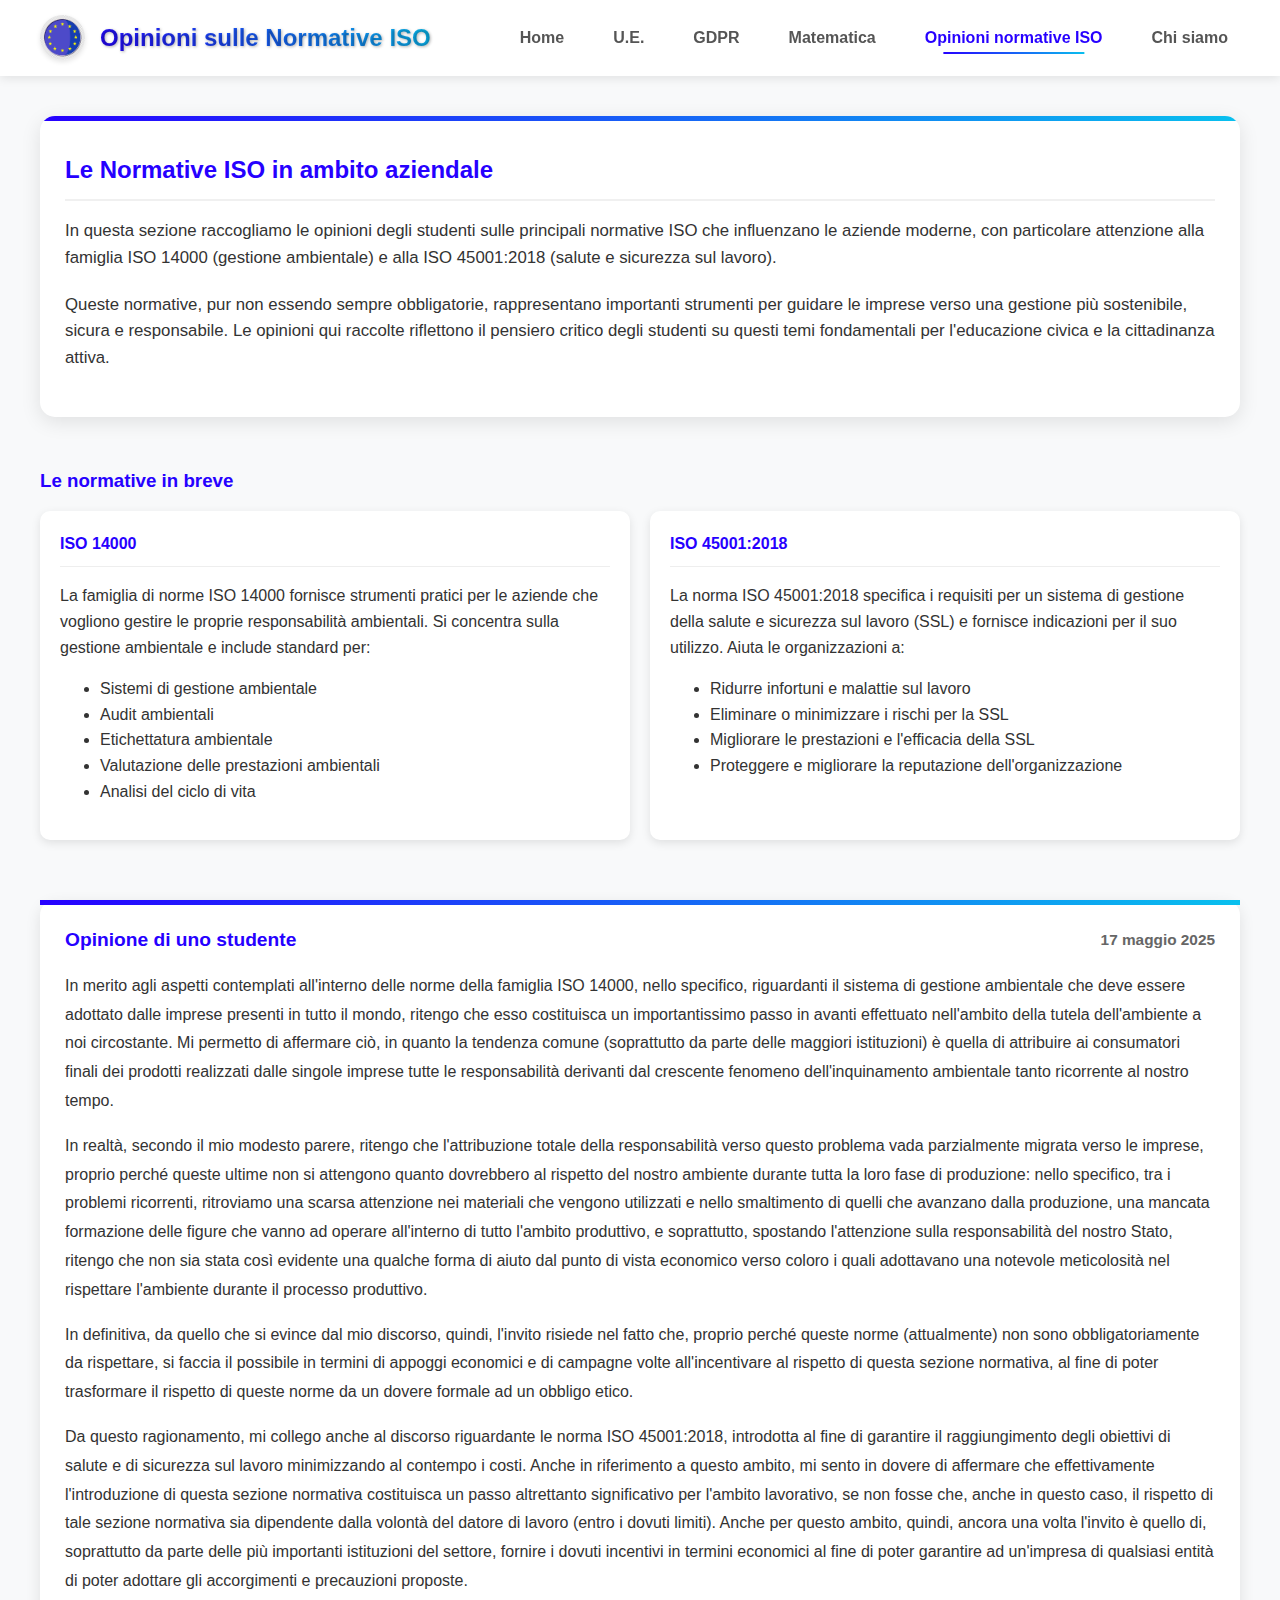
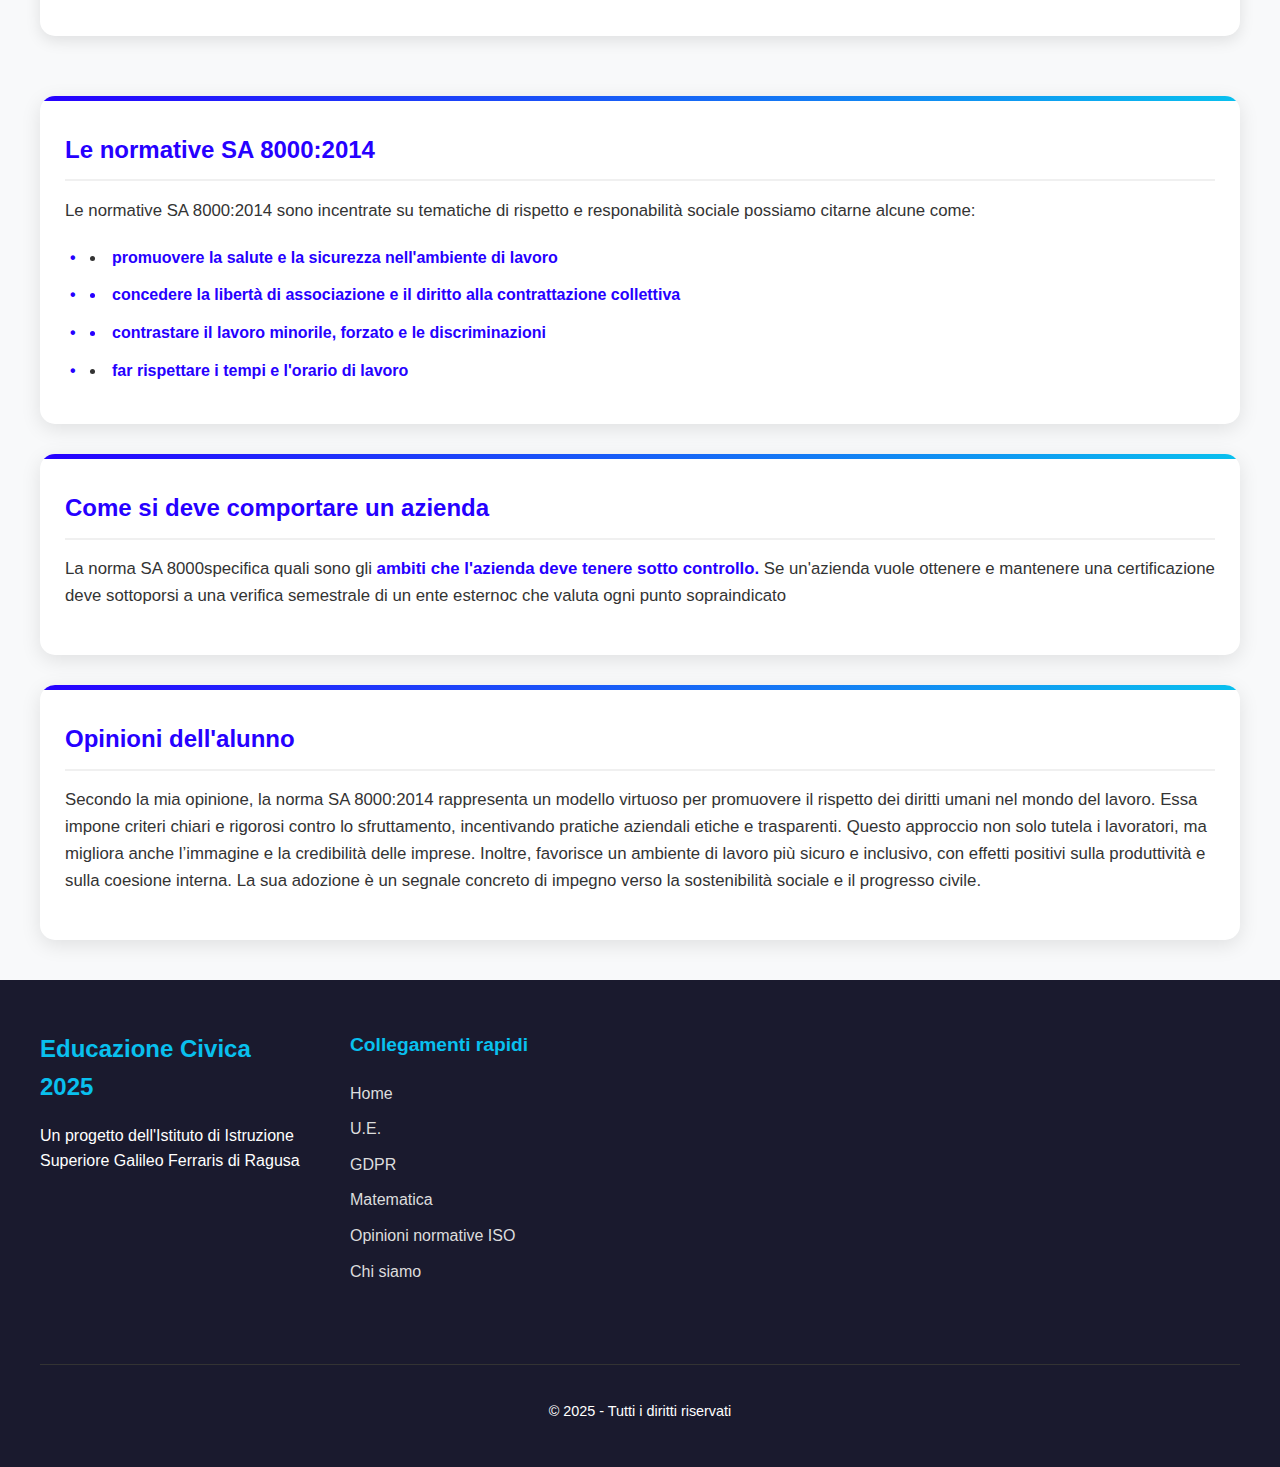
<file: opinioni_normative.html>
<!DOCTYPE html>
<html lang="it">
<head>
    <meta charset="UTF-8">
    <meta name="viewport" content="width=device-width, initial-scale=1.0">
    <title>Normative ISO - Educazione Civica</title>
    <link rel="stylesheet" href="style_secondario.css">
    <link rel="stylesheet" href="style.css">
    <link rel="icon" href="immagini/ferraris_logo.ico">
    <style>
        /* Stili specifici per la pagina delle opinioni */
        .opinion-container {
            background: #fff;
            border-radius: 15px;
            box-shadow: 0 5px 15px rgba(0,0,0,0.1);
            padding: 25px;
            margin-bottom: 30px;
            position: relative;
            transition: all 0.3s;
        }
        
        .opinion-container:hover {
            transform: translateY(-5px);
            box-shadow: 0 10px 25px rgba(0,0,0,0.15);
        }
        
        .opinion-container::before {
            content: '';
            position: absolute;
            top: 0;
            left: 0;
            width: 100%;
            height: 5px;
            background: linear-gradient(90deg, #2600ff, #09c0ee);
        }
        
        .opinion-author {
            font-weight: bold;
            color: #2600ff;
            margin-bottom: 10px;
            font-size: 1.2em;
            display: flex;
            justify-content: space-between;
            align-items: center;
        }
        
        .opinion-date {
            font-size: 0.8em;
            color: #666;
        }
        
        .opinion-text {
            line-height: 1.8;
            margin-bottom: 15px;
        }
        
        .opinion-text p {
            margin-bottom: 15px;
        }
        
        .opinion-form {
            background: #f0f4f8;
            border-radius: 15px;
            padding: 25px;
            margin-top: 40px;
        }
        
        .opinion-form h3 {
            color: #2600ff;
            margin-top: 0;
            margin-bottom: 20px;
            border-bottom: 2px solid #ddd;
            padding-bottom: 10px;
        }
        
        .form-group {
            margin-bottom: 20px;
        }
        
        .form-group label {
            display: block;
            margin-bottom: 8px;
            font-weight: bold;
        }
        
        .form-group input,
        .form-group textarea {
            width: 100%;
            padding: 12px;
            border: 1px solid #ddd;
            border-radius: 8px;
            font-family: inherit;
            font-size: 1em;
        }
        
        .form-group textarea {
            min-height: 150px;
            resize: vertical;
        }
        
        .submit-btn {
            background: linear-gradient(45deg, #2600ff, #09c0ee);
            color: #fff;
            border: none;
            padding: 12px 25px;
            border-radius: 30px;
            font-weight: bold;
            cursor: pointer;
            transition: all 0.3s;
        }
        
        .submit-btn:hover {
            transform: translateY(-3px);
            box-shadow: 0 5px 15px rgba(9, 192, 238, 0.4);
        }
        
        .normative-info {
            margin-bottom: 30px;
        }
        
        .normative-info h3 {
            color: #2600ff;
            margin-bottom: 15px;
        }
        
        .normative-types {
            display: flex;
            gap: 20px;
            flex-wrap: wrap;
        }
        
        .normative-type {
            flex: 1;
            min-width: 250px;
            background: #fff;
            padding: 20px;
            border-radius: 10px;
            box-shadow: 0 3px 10px rgba(0,0,0,0.1);
        }
        
        .normative-type h4 {
            color: #2600ff;
            margin-top: 0;
            margin-bottom: 15px;
            border-bottom: 1px solid #eee;
            padding-bottom: 10px;
        }
    </style>
</head>
<body>
    <header>
        <div class="logo">
            <img src="immagini/bandiera.png" alt="Bandiera Europa">
            <h1>Opinioni sulle Normative ISO</h1>
        </div>
        <nav>
           <ul>
        <li><a href="index.html">Home</a></li>
        <li><a href="introduzione_ue.html">U.E.</a></li>
        <li><a href="gdpr.html">GDPR</a></li>
        <li><a href="matematica.html">Matematica</a></li>
        <li><a href="opinioni_normative.html"  class="active">Opinioni normative ISO</a></li>
        <li><a href="#about">Chi siamo</a></li>
      </ul>
        </nav>
    </header>

    <main class="content">
        <div class="card" style="grid-column: 1 / -1;">
            <h3>Le Normative ISO in ambito aziendale</h3>
            <p>In questa sezione raccogliamo le opinioni degli studenti sulle principali normative ISO che influenzano le aziende moderne, con particolare attenzione alla famiglia ISO 14000 (gestione ambientale) e alla ISO 45001:2018 (salute e sicurezza sul lavoro).</p>
            <p>Queste normative, pur non essendo sempre obbligatorie, rappresentano importanti strumenti per guidare le imprese verso una gestione più sostenibile, sicura e responsabile. Le opinioni qui raccolte riflettono il pensiero critico degli studenti su questi temi fondamentali per l'educazione civica e la cittadinanza attiva.</p>
        </div>

        <div class="normative-info" style="grid-column: 1 / -1;">
            <h3>Le normative in breve</h3>
            <div class="normative-types">
                <div class="normative-type">
                    <h4>ISO 14000</h4>
                    <p>La famiglia di norme ISO 14000 fornisce strumenti pratici per le aziende che vogliono gestire le proprie responsabilità ambientali. Si concentra sulla gestione ambientale e include standard per:</p>
                    <ul>
                        <li>Sistemi di gestione ambientale</li>
                        <li>Audit ambientali</li>
                        <li>Etichettatura ambientale</li>
                        <li>Valutazione delle prestazioni ambientali</li>
                        <li>Analisi del ciclo di vita</li>
                    </ul>
                </div>
                <div class="normative-type">
                    <h4>ISO 45001:2018</h4>
                    <p>La norma ISO 45001:2018 specifica i requisiti per un sistema di gestione della salute e sicurezza sul lavoro (SSL) e fornisce indicazioni per il suo utilizzo. Aiuta le organizzazioni a:</p>
                    <ul>
                        <li>Ridurre infortuni e malattie sul lavoro</li>
                        <li>Eliminare o minimizzare i rischi per la SSL</li>
                        <li>Migliorare le prestazioni e l'efficacia della SSL</li>
                        <li>Proteggere e migliorare la reputazione dell'organizzazione</li>
                    </ul>
                </div>
            </div>
        </div>

        <div class="opinion-container" style="grid-column: 1 / -1;">
            <div class="opinion-author">
                <span>Opinione di uno studente</span>
                <span class="opinion-date">17 maggio 2025</span>
            </div>
            <div class="opinion-text">
                <p>In merito agli aspetti contemplati all'interno delle norme della famiglia ISO 14000, nello specifico, riguardanti il sistema di gestione ambientale che deve essere adottato dalle imprese presenti in tutto il mondo, ritengo che esso costituisca un importantissimo passo in avanti effettuato nell'ambito della tutela dell'ambiente a noi circostante. Mi permetto di affermare ciò, in quanto la tendenza comune (soprattutto da parte delle maggiori istituzioni) è quella di attribuire ai consumatori finali dei prodotti realizzati dalle singole imprese tutte le responsabilità derivanti dal crescente fenomeno dell'inquinamento ambientale tanto ricorrente al nostro tempo.</p>
                
                <p>In realtà, secondo il mio modesto parere, ritengo che l'attribuzione totale della responsabilità verso questo problema vada parzialmente migrata verso le imprese, proprio perché queste ultime non si attengono quanto dovrebbero al rispetto del nostro ambiente durante tutta la loro fase di produzione: nello specifico, tra i problemi ricorrenti, ritroviamo una scarsa attenzione nei materiali che vengono utilizzati e nello smaltimento di quelli che avanzano dalla produzione, una mancata formazione delle figure che vanno ad operare all'interno di tutto l'ambito produttivo, e soprattutto, spostando l'attenzione sulla responsabilità del nostro Stato, ritengo che non sia stata così evidente una qualche forma di aiuto dal punto di vista economico verso coloro i quali adottavano una notevole meticolosità nel rispettare l'ambiente durante il processo produttivo.</p>
                
                <p>In definitiva, da quello che si evince dal mio discorso, quindi, l'invito risiede nel fatto che, proprio perché queste norme (attualmente) non sono obbligatoriamente da rispettare, si faccia il possibile in termini di appoggi economici e di campagne volte all'incentivare al rispetto di questa sezione normativa, al fine di poter trasformare il rispetto di queste norme da un dovere formale ad un obbligo etico.</p>
                
                <p>Da questo ragionamento, mi collego anche al discorso riguardante le norma ISO 45001:2018, introdotta al fine di garantire il raggiungimento degli obiettivi di salute e di sicurezza sul lavoro minimizzando al contempo i costi. Anche in riferimento a questo ambito, mi sento in dovere di affermare che effettivamente l'introduzione di questa sezione normativa costituisca un passo altrettanto significativo per l'ambito lavorativo, se non fosse che, anche in questo caso, il rispetto di tale sezione normativa sia dipendente dalla volontà del datore di lavoro (entro i dovuti limiti). Anche per questo ambito, quindi, ancora una volta l'invito è quello di, soprattutto da parte delle più importanti istituzioni del settore, fornire i dovuti incentivi in termini economici al fine di poter garantire ad un'impresa di qualsiasi entità di poter adottare gli accorgimenti e precauzioni proposte.</p>
            </div>
        </div>
        <div class="card" style="grid-column: 1 / -1;">
            <h3>Le normative SA 8000:2014</h3>
            <p>Le normative SA 8000:2014 sono incentrate su tematiche di rispetto e responabilità sociale
                possiamo citarne alcune come: 
            </p>

            <ul>
                <li><strong>promuovere la salute e la sicurezza nell'ambiente di lavoro</li>
                <li>concedere la libertà di associazione e il diritto alla contrattazione collettiva</li>
                <li>contrastare il lavoro minorile, forzato e le discriminazioni</li>
                <li>far rispettare i tempi e l'orario di lavoro</strong></li>
            </ul>
        </div>

        <div class="card" style="grid-column: 1 / -1;">
            <h3>Come si deve comportare un azienda</h3>
            <p>La norma SA 8000specifica quali sono gli <strong>ambiti che l'azienda deve tenere sotto controllo.</strong>
            Se un'azienda vuole ottenere e mantenere una certificazione deve sottoporsi
        a una verifica semestrale di un ente esternoc che valuta ogni punto sopraindicato</p>
        </div>

        <div class="card" style="grid-column: 1 / -1;">
            <h3>Opinioni dell'alunno</h3>
            <p>Secondo la mia opinione, la norma SA 8000:2014 rappresenta un modello virtuoso per 
                promuovere il rispetto dei diritti umani nel mondo del lavoro. 
                Essa impone criteri chiari e rigorosi contro lo sfruttamento, incentivando pratiche aziendali etiche e trasparenti.
                 Questo approccio non solo tutela i lavoratori, ma migliora anche l’immagine e la credibilità delle imprese. 
                 Inoltre, favorisce un ambiente di lavoro più sicuro e inclusivo, con effetti positivi sulla produttività e sulla coesione 
                 interna. La sua adozione è un segnale concreto di impegno verso la sostenibilità sociale e il progresso civile.</p>
        </div>
    </main>
    <footer>
        <div class="footer-content">
            <div class="footer-logo">
                <h4>Educazione Civica 2025</h4>
                <p>Un progetto dell'Istituto di Istruzione Superiore Galileo Ferraris di Ragusa</p>
            </div>
            <div class="footer-links">
                <h4>Collegamenti rapidi</h4>
               <ul>
        <li><a href="index.html">Home</a></li>
        <li><a href="introduzione_ue.html">U.E.</a></li>
        <li><a href="gdpr.html">GDPR</a></li>
        <li><a href="matematica.html">Matematica</a></li>
        <li><a href="opinioni_normative.html">Opinioni normative ISO</a></li>
        <li><a href="#about">Chi siamo</a></li>
      </ul>
            </div>
            <div class="footer-copyright">
                <p>&copy; 2025 - Tutti i diritti riservati</p>
            </div>
        </div>
    </footer>
</body>
</html>
</file>
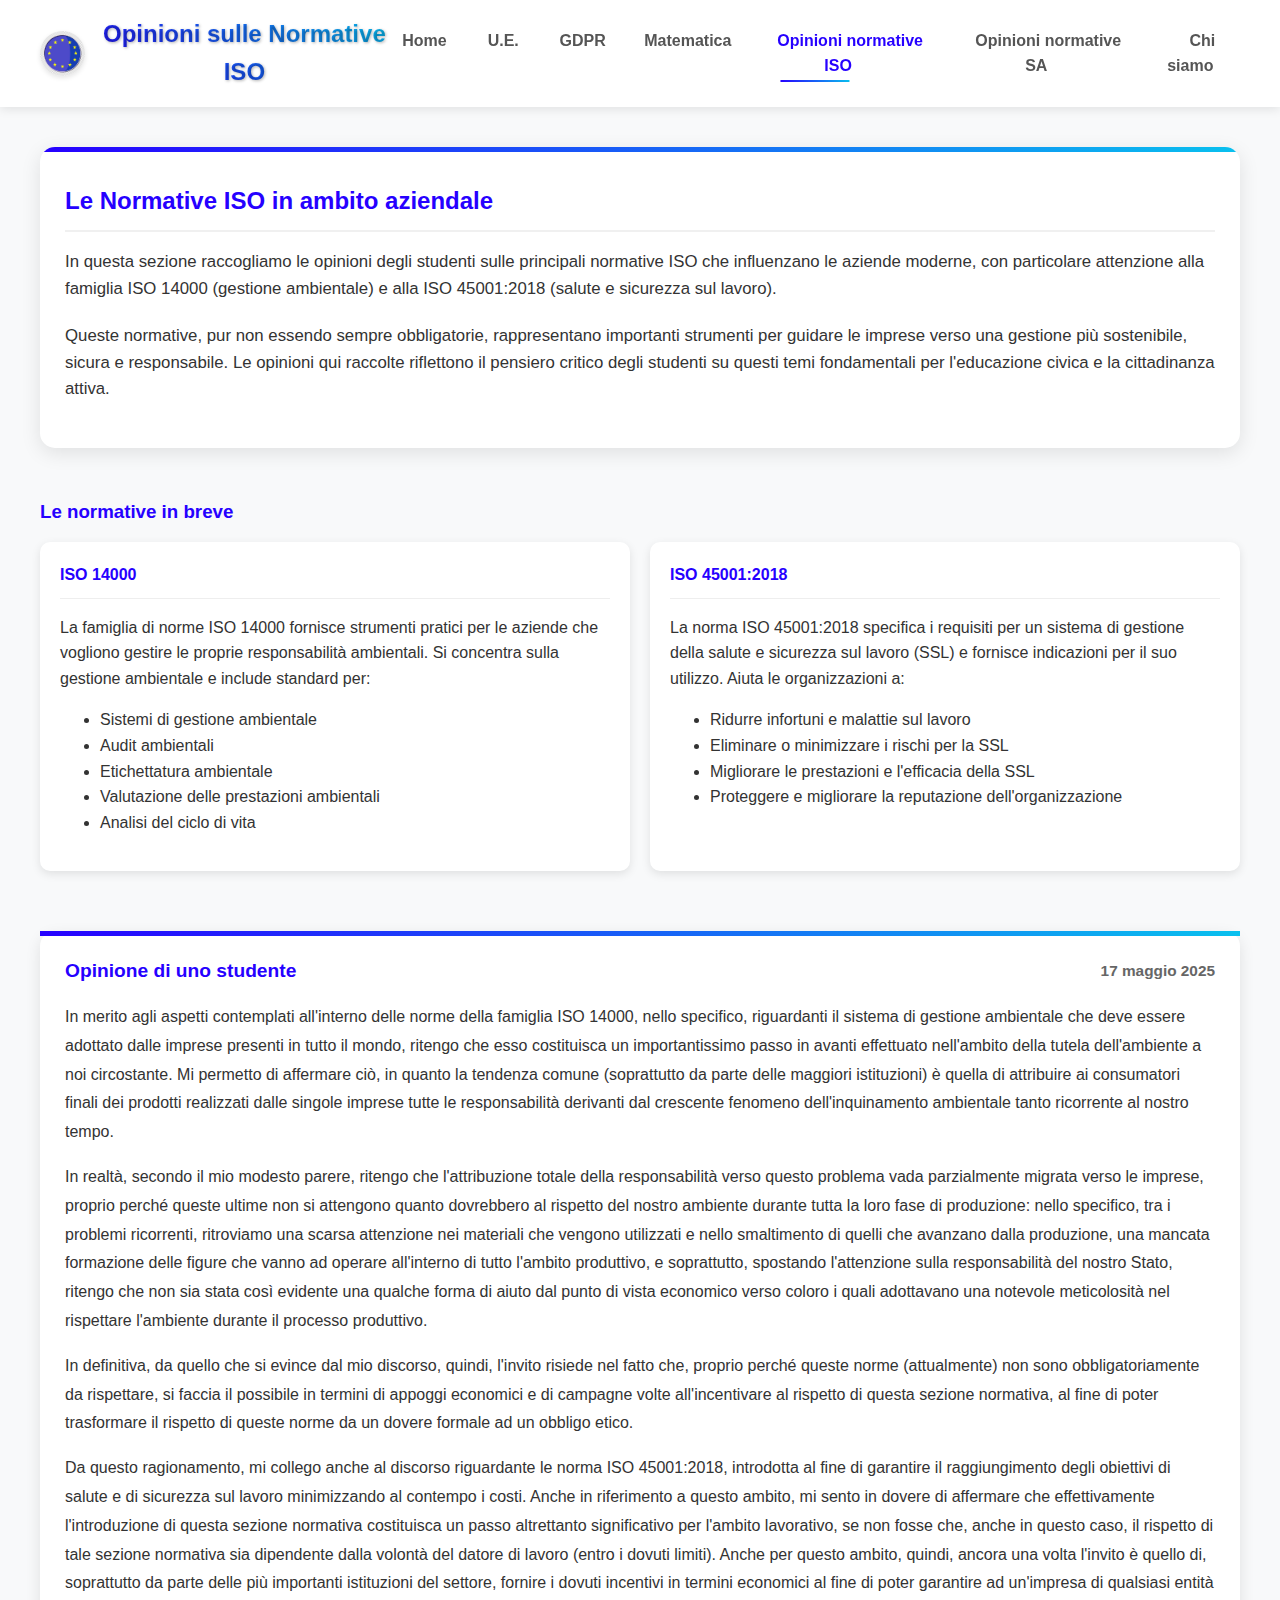
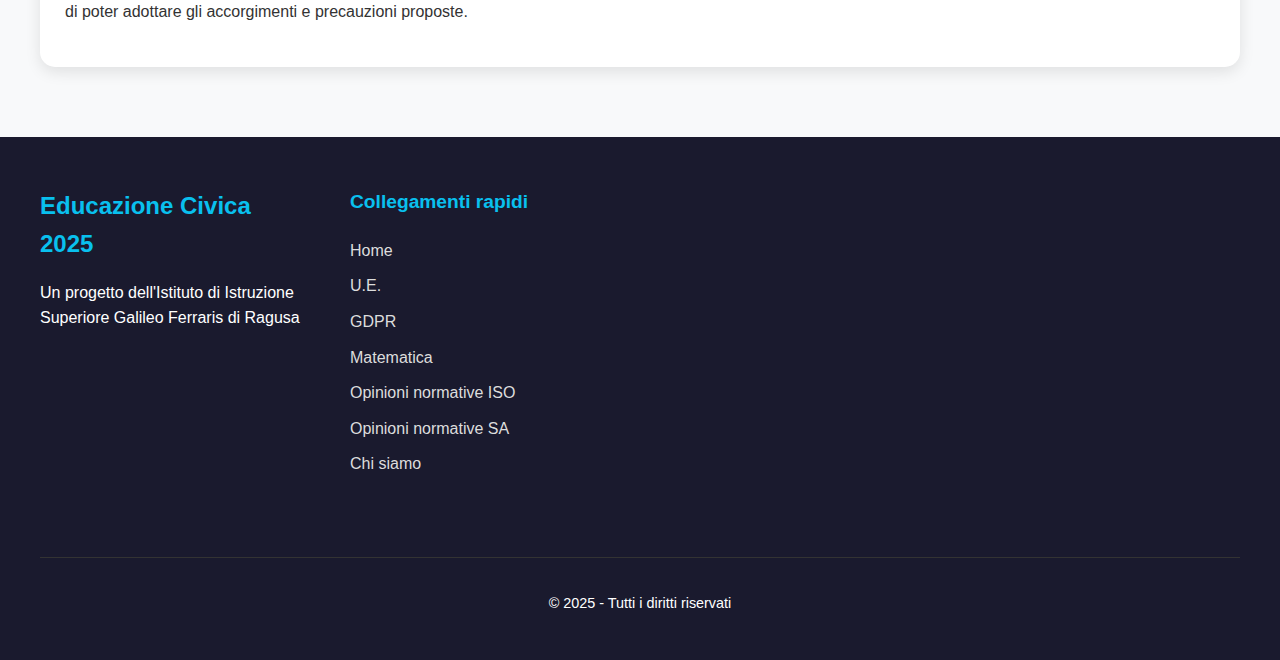
<file: opinioni_normative_ISO.html>
<!DOCTYPE html>
<html lang="it">
<head>
    <meta charset="UTF-8">
    <meta name="viewport" content="width=device-width, initial-scale=1.0">
    <title>Normative ISO - Educazione Civica</title>
    <link rel="stylesheet" href="style_secondario.css">
    <link rel="stylesheet" href="style.css">
    <link rel="icon" href="immagini/ferraris_logo.ico">
    <style>
        /* Stili specifici per la pagina delle opinioni */
        .opinion-container {
            background: #fff;
            border-radius: 15px;
            box-shadow: 0 5px 15px rgba(0,0,0,0.1);
            padding: 25px;
            margin-bottom: 30px;
            position: relative;
            transition: all 0.3s;
        }
        
        .opinion-container:hover {
            transform: translateY(-5px);
            box-shadow: 0 10px 25px rgba(0,0,0,0.15);
        }
        
        .opinion-container::before {
            content: '';
            position: absolute;
            top: 0;
            left: 0;
            width: 100%;
            height: 5px;
            background: linear-gradient(90deg, #2600ff, #09c0ee);
        }
        
        .opinion-author {
            font-weight: bold;
            color: #2600ff;
            margin-bottom: 10px;
            font-size: 1.2em;
            display: flex;
            justify-content: space-between;
            align-items: center;
        }
        
        .opinion-date {
            font-size: 0.8em;
            color: #666;
        }
        
        .opinion-text {
            line-height: 1.8;
            margin-bottom: 15px;
        }
        
        .opinion-text p {
            margin-bottom: 15px;
        }
        
        .opinion-form {
            background: #f0f4f8;
            border-radius: 15px;
            padding: 25px;
            margin-top: 40px;
        }
        
        .opinion-form h3 {
            color: #2600ff;
            margin-top: 0;
            margin-bottom: 20px;
            border-bottom: 2px solid #ddd;
            padding-bottom: 10px;
        }
        
        .form-group {
            margin-bottom: 20px;
        }
        
        .form-group label {
            display: block;
            margin-bottom: 8px;
            font-weight: bold;
        }
        
        .form-group input,
        .form-group textarea {
            width: 100%;
            padding: 12px;
            border: 1px solid #ddd;
            border-radius: 8px;
            font-family: inherit;
            font-size: 1em;
        }
        
        .form-group textarea {
            min-height: 150px;
            resize: vertical;
        }
        
        .submit-btn {
            background: linear-gradient(45deg, #2600ff, #09c0ee);
            color: #fff;
            border: none;
            padding: 12px 25px;
            border-radius: 30px;
            font-weight: bold;
            cursor: pointer;
            transition: all 0.3s;
        }
        
        .submit-btn:hover {
            transform: translateY(-3px);
            box-shadow: 0 5px 15px rgba(9, 192, 238, 0.4);
        }
        
        .normative-info {
            margin-bottom: 30px;
        }
        
        .normative-info h3 {
            color: #2600ff;
            margin-bottom: 15px;
        }
        
        .normative-types {
            display: flex;
            gap: 20px;
            flex-wrap: wrap;
        }
        
        .normative-type {
            flex: 1;
            min-width: 250px;
            background: #fff;
            padding: 20px;
            border-radius: 10px;
            box-shadow: 0 3px 10px rgba(0,0,0,0.1);
        }
        
        .normative-type h4 {
            color: #2600ff;
            margin-top: 0;
            margin-bottom: 15px;
            border-bottom: 1px solid #eee;
            padding-bottom: 10px;
        }
    </style>
</head>
<body>
    <header>
        <div class="logo">
            <img src="immagini/bandiera.png" alt="Bandiera Europa">
            <h1>Opinioni sulle Normative ISO</h1>
        </div>
        <nav>
           <ul>
        <li><a href="index.html">Home</a></li>
        <li><a href="introduzione_ue.html">U.E.</a></li>
        <li><a href="gdpr.html">GDPR</a></li>
        <li><a href="matematica.html">Matematica</a></li>
        <li><a href="opinioni_normative_ISO.html"  class="active">Opinioni normative ISO</a></li>
        <li><a href="opinioni_sa.html">Opinioni normative SA</a></li>
        <li><a href="#about">Chi siamo</a></li>
      </ul>
        </nav>
    </header>

    <main class="content">
        <div class="card" style="grid-column: 1 / -1;">
            <h3>Le Normative ISO in ambito aziendale</h3>
            <p>In questa sezione raccogliamo le opinioni degli studenti sulle principali normative ISO che influenzano le aziende moderne, con particolare attenzione alla famiglia ISO 14000 (gestione ambientale) e alla ISO 45001:2018 (salute e sicurezza sul lavoro).</p>
            <p>Queste normative, pur non essendo sempre obbligatorie, rappresentano importanti strumenti per guidare le imprese verso una gestione più sostenibile, sicura e responsabile. Le opinioni qui raccolte riflettono il pensiero critico degli studenti su questi temi fondamentali per l'educazione civica e la cittadinanza attiva.</p>
        </div>

        <div class="normative-info" style="grid-column: 1 / -1;">
            <h3>Le normative in breve</h3>
            <div class="normative-types">
                <div class="normative-type">
                    <h4>ISO 14000</h4>
                    <p>La famiglia di norme ISO 14000 fornisce strumenti pratici per le aziende che vogliono gestire le proprie responsabilità ambientali. Si concentra sulla gestione ambientale e include standard per:</p>
                    <ul>
                        <li>Sistemi di gestione ambientale</li>
                        <li>Audit ambientali</li>
                        <li>Etichettatura ambientale</li>
                        <li>Valutazione delle prestazioni ambientali</li>
                        <li>Analisi del ciclo di vita</li>
                    </ul>
                </div>
                <div class="normative-type">
                    <h4>ISO 45001:2018</h4>
                    <p>La norma ISO 45001:2018 specifica i requisiti per un sistema di gestione della salute e sicurezza sul lavoro (SSL) e fornisce indicazioni per il suo utilizzo. Aiuta le organizzazioni a:</p>
                    <ul>
                        <li>Ridurre infortuni e malattie sul lavoro</li>
                        <li>Eliminare o minimizzare i rischi per la SSL</li>
                        <li>Migliorare le prestazioni e l'efficacia della SSL</li>
                        <li>Proteggere e migliorare la reputazione dell'organizzazione</li>
                    </ul>
                </div>
            </div>
        </div>

        <div class="opinion-container" style="grid-column: 1 / -1;">
            <div class="opinion-author">
                <span>Opinione di uno studente</span>
                <span class="opinion-date">17 maggio 2025</span>
            </div>
            <div class="opinion-text">
                <p>In merito agli aspetti contemplati all'interno delle norme della famiglia ISO 14000, nello specifico, riguardanti il sistema di gestione ambientale che deve essere adottato dalle imprese presenti in tutto il mondo, ritengo che esso costituisca un importantissimo passo in avanti effettuato nell'ambito della tutela dell'ambiente a noi circostante. Mi permetto di affermare ciò, in quanto la tendenza comune (soprattutto da parte delle maggiori istituzioni) è quella di attribuire ai consumatori finali dei prodotti realizzati dalle singole imprese tutte le responsabilità derivanti dal crescente fenomeno dell'inquinamento ambientale tanto ricorrente al nostro tempo.</p>
                
                <p>In realtà, secondo il mio modesto parere, ritengo che l'attribuzione totale della responsabilità verso questo problema vada parzialmente migrata verso le imprese, proprio perché queste ultime non si attengono quanto dovrebbero al rispetto del nostro ambiente durante tutta la loro fase di produzione: nello specifico, tra i problemi ricorrenti, ritroviamo una scarsa attenzione nei materiali che vengono utilizzati e nello smaltimento di quelli che avanzano dalla produzione, una mancata formazione delle figure che vanno ad operare all'interno di tutto l'ambito produttivo, e soprattutto, spostando l'attenzione sulla responsabilità del nostro Stato, ritengo che non sia stata così evidente una qualche forma di aiuto dal punto di vista economico verso coloro i quali adottavano una notevole meticolosità nel rispettare l'ambiente durante il processo produttivo.</p>
                
                <p>In definitiva, da quello che si evince dal mio discorso, quindi, l'invito risiede nel fatto che, proprio perché queste norme (attualmente) non sono obbligatoriamente da rispettare, si faccia il possibile in termini di appoggi economici e di campagne volte all'incentivare al rispetto di questa sezione normativa, al fine di poter trasformare il rispetto di queste norme da un dovere formale ad un obbligo etico.</p>
                
                <p>Da questo ragionamento, mi collego anche al discorso riguardante le norma ISO 45001:2018, introdotta al fine di garantire il raggiungimento degli obiettivi di salute e di sicurezza sul lavoro minimizzando al contempo i costi. Anche in riferimento a questo ambito, mi sento in dovere di affermare che effettivamente l'introduzione di questa sezione normativa costituisca un passo altrettanto significativo per l'ambito lavorativo, se non fosse che, anche in questo caso, il rispetto di tale sezione normativa sia dipendente dalla volontà del datore di lavoro (entro i dovuti limiti). Anche per questo ambito, quindi, ancora una volta l'invito è quello di, soprattutto da parte delle più importanti istituzioni del settore, fornire i dovuti incentivi in termini economici al fine di poter garantire ad un'impresa di qualsiasi entità di poter adottare gli accorgimenti e precauzioni proposte.</p>
            </div>
        </div>
    </main>
    <footer>
        <div class="footer-content">
            <div class="footer-logo">
                <h4>Educazione Civica 2025</h4>
                <p>Un progetto dell'Istituto di Istruzione Superiore Galileo Ferraris di Ragusa</p>
            </div>
            <div class="footer-links">
                <h4>Collegamenti rapidi</h4>
               <ul>
        <li><a href="index.html">Home</a></li>
        <li><a href="introduzione_ue.html">U.E.</a></li>
        <li><a href="gdpr.html">GDPR</a></li>
        <li><a href="matematica.html">Matematica</a></li>
        <li><a href="opinioni_normative_ISO.html">Opinioni normative ISO</a></li>
        <li><a href="opinioni_sa.html">Opinioni normative SA</a></li>
        <li><a href="#about">Chi siamo</a></li>
      </ul>
            </div>
            <div class="footer-copyright">
                <p>&copy; 2025 - Tutti i diritti riservati</p>
            </div>
        </div>
    </footer>
</body>
</html>
</file>
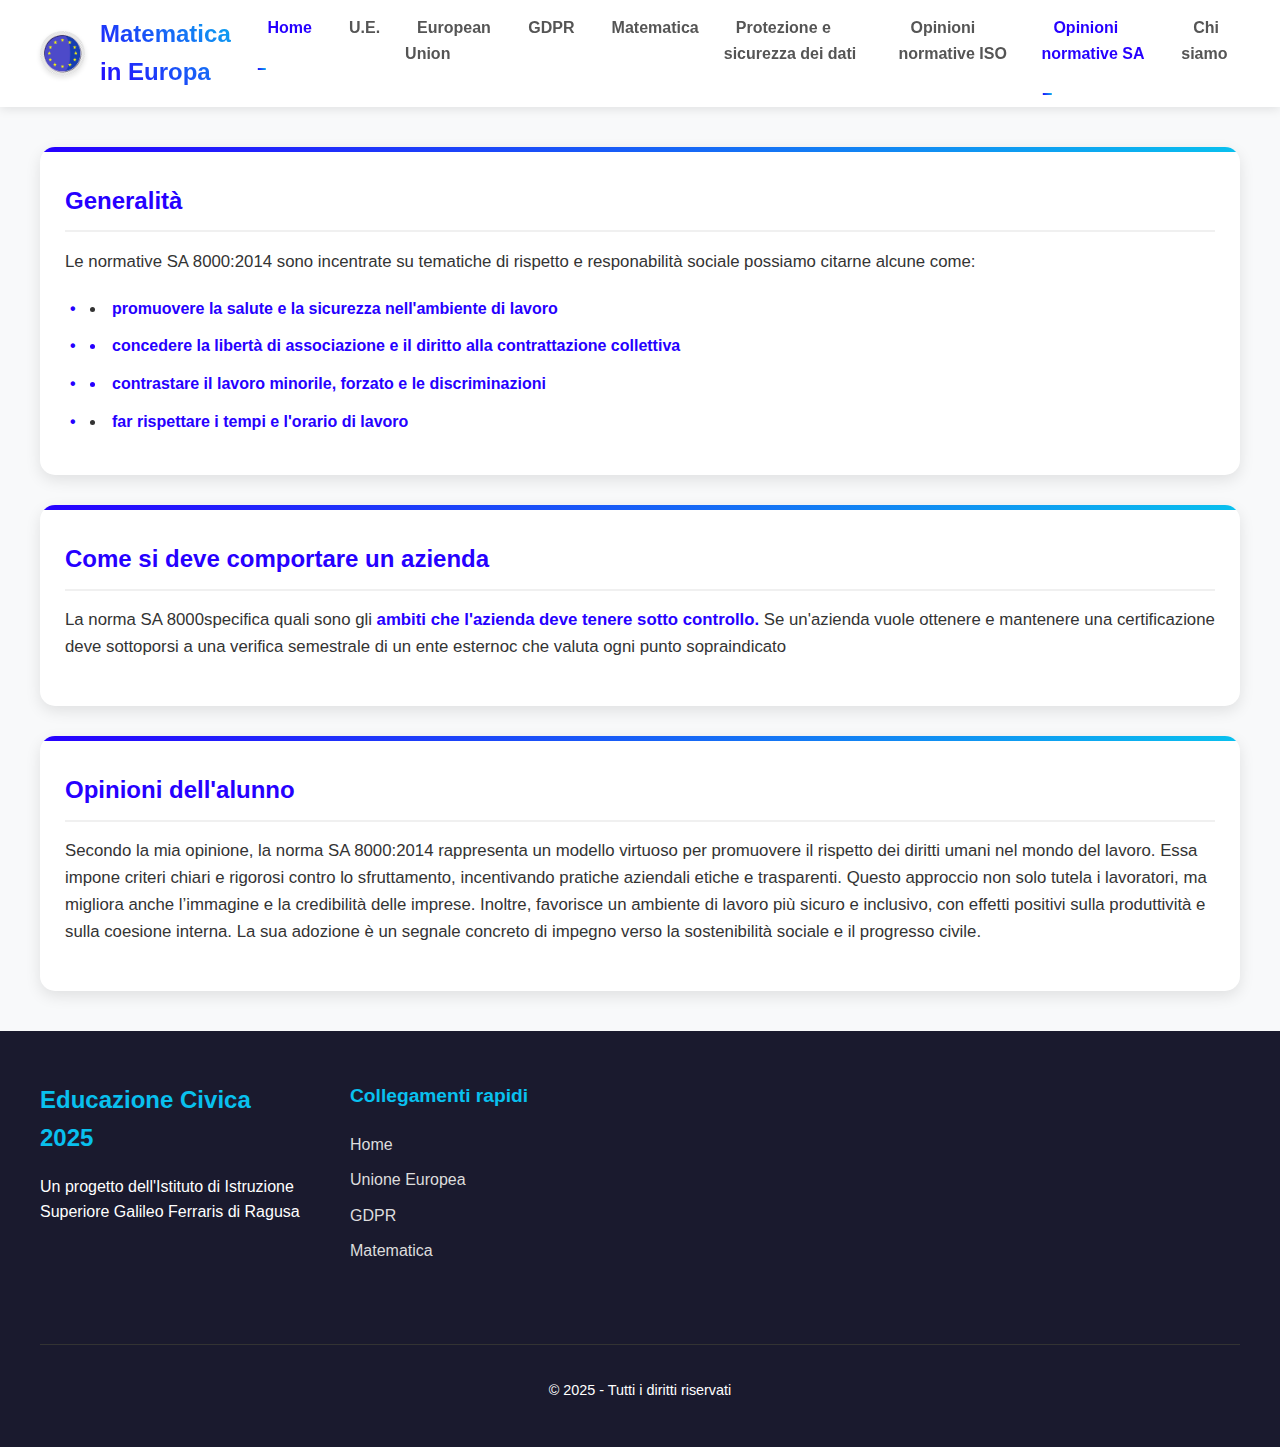
<file: opinioni_sa.html>
<!DOCTYPE html>
<html lang="en">
<head>
    <meta charset="UTF-8">
    <meta name="viewport" content="width=device-width, initial-scale=1.0">
    <link rel="stylesheet" href="style.css">
    <link rel="stylesheet" href="terzo_style_tpsi.css">
    <title>Opinioni normative SA</title>
</head>
<body>
    <header>
    <div class="logo">
      <img src="immagini/bandiera.png" alt="Bandiera Europa">
      <h1>Matematica in Europa</h1>
    </div>
    <nav>
           <ul>
        <li><a href="index.html" class="active">Home</a></li>
        <li><a href="introduzione_ue.html">U.E.</a></li>
        <li><a href="eu_uk.html">European Union</a></li>
        <li><a href="gdpr.html">GDPR</a></li>
        <li><a href="matematica.html">Matematica</a></li>
        <li><a href="sicurezza_dei_dati.html">Protezione e sicurezza dei dati</a></li>
        <li><a href="opinioni_normative_ISO.html">Opinioni normative ISO</a></li>
        <li><a href="opinioni_sa.html" class="active">Opinioni normative SA</a></li>
        <li><a href="#about">Chi siamo</a></li>
      </ul>
        </nav>
  </header>

    <main class="content">
        <div class="card" style="grid-column: 1 / -1;">
            <h3>Generalità</h3>
            <p>Le normative SA 8000:2014 sono incentrate su tematiche di rispetto e responabilità sociale
                possiamo citarne alcune come: 
            </p>

            <ul>
                <li><strong>promuovere la salute e la sicurezza nell'ambiente di lavoro</li>
                <li>concedere la libertà di associazione e il diritto alla contrattazione collettiva</li>
                <li>contrastare il lavoro minorile, forzato e le discriminazioni</li>
                <li>far rispettare i tempi e l'orario di lavoro</strong></li>
            </ul>
        </div>

        <div class="card" style="grid-column: 1 / -1;">
            <h3>Come si deve comportare un azienda</h3>
            <p>La norma SA 8000specifica quali sono gli <strong>ambiti che l'azienda deve tenere sotto controllo.</strong>
            Se un'azienda vuole ottenere e mantenere una certificazione deve sottoporsi
        a una verifica semestrale di un ente esternoc che valuta ogni punto sopraindicato</p>
        </div>

        <div class="card" style="grid-column: 1 / -1;">
            <h3>Opinioni dell'alunno</h3>
            <p>Secondo la mia opinione, la norma SA 8000:2014 rappresenta un modello virtuoso per 
                promuovere il rispetto dei diritti umani nel mondo del lavoro. 
                Essa impone criteri chiari e rigorosi contro lo sfruttamento, incentivando pratiche aziendali etiche e trasparenti.
                 Questo approccio non solo tutela i lavoratori, ma migliora anche l’immagine e la credibilità delle imprese. 
                 Inoltre, favorisce un ambiente di lavoro più sicuro e inclusivo, con effetti positivi sulla produttività e sulla coesione 
                 interna. La sua adozione è un segnale concreto di impegno verso la sostenibilità sociale e il progresso civile.</p>
        </div>


    </main>





 <footer>
    <div class="footer-content">
      <div class="footer-logo">
        <h4>Educazione Civica 2025</h4>
        <p>Un progetto dell'Istituto di Istruzione Superiore Galileo Ferraris di Ragusa</p>
      </div>

      <div class="footer-links">
        <h4>Collegamenti rapidi</h4>
        <ul>
          <li>
            <a href="index.html">Home</a>
          </li>
          <li>
            <a href="introduzione_ue.html">Unione Europea</a>
          </li>
          <li>
            <a href="gdpr.html">GDPR</a>
          </li>
          <li>
            <a href="matematica.html">Matematica</a>
          </li>
        </ul>
      </div>
      <div class="footer-copyright">
        <p>&copy; 2025 - Tutti i diritti riservati</p>
      </div>
    </div>
  </footer>

</body>
</html>
</file>
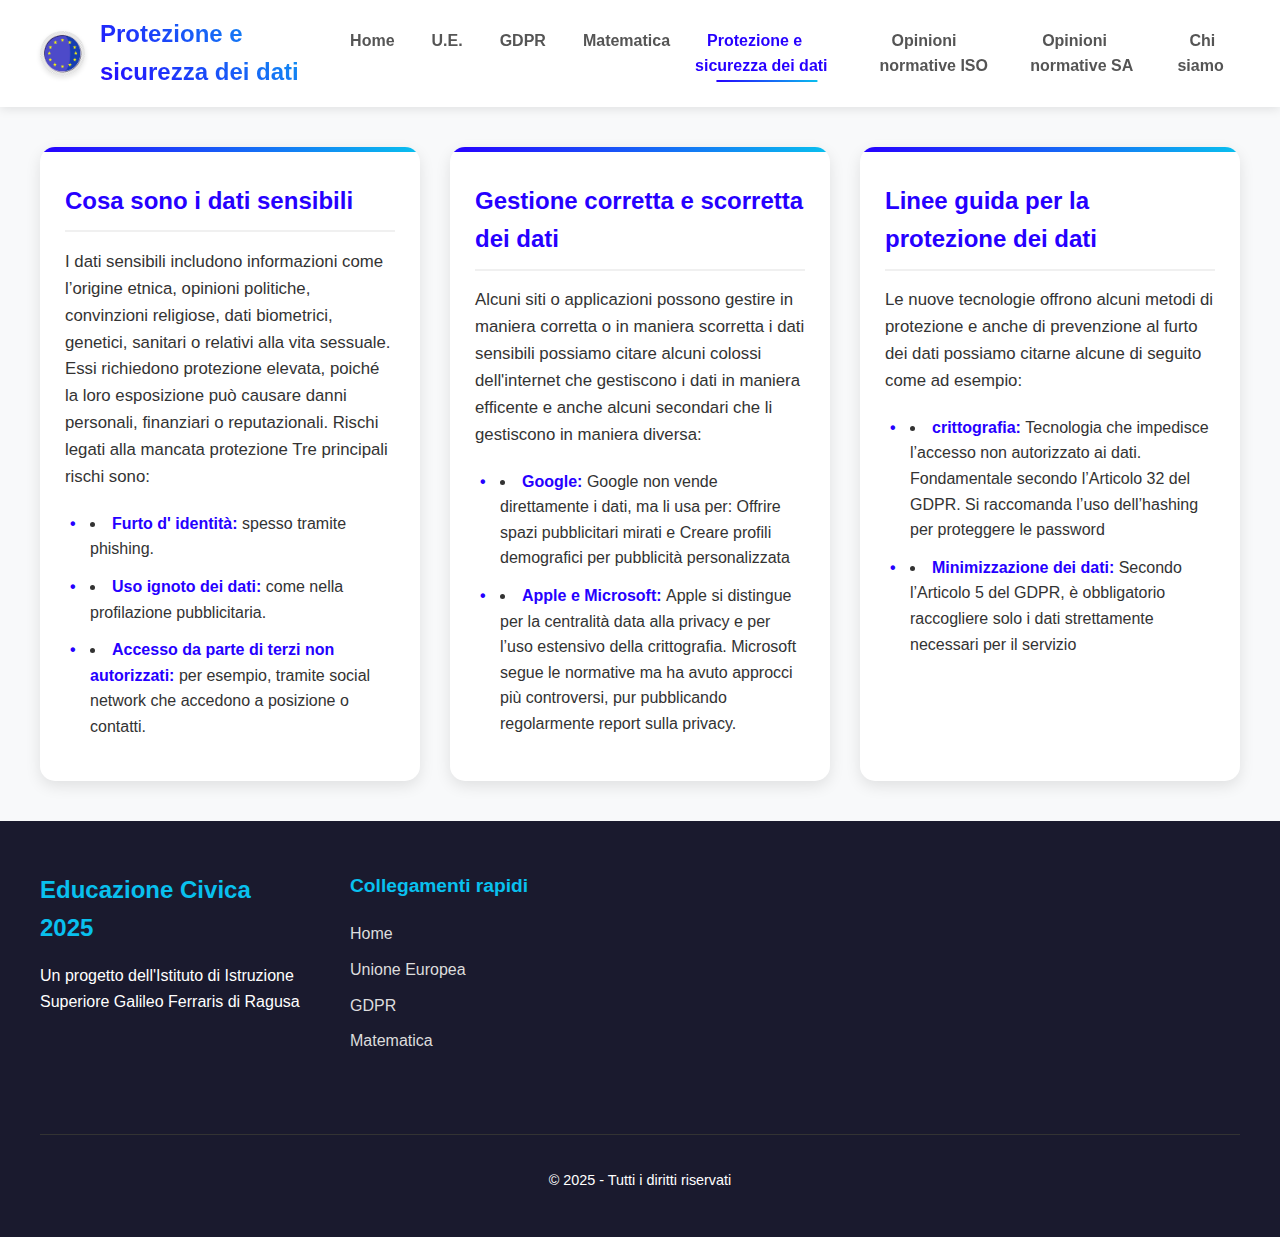
<file: sicurezza_dei_dati.html>
<!DOCTYPE html>
<html lang="en">
<head>
    <meta charset="UTF-8">
    <meta name="viewport" content="width=device-width, initial-scale=1.0">
    <title>Sicurezza dei dati</title>
    <link rel="stylesheet" href="style.css">
    <link rel="stylesheet" href="terzo_style_tpsi.css">
    
</head>

<body>
    <header>
        <div class="logo">
            <img src="immagini/bandiera.png" alt="Bandiera Europa">
            <h1>Protezione e sicurezza dei dati</h1>
        </div>
        <nav>
            <ul>
                <li><a href="index.html">Home</a></li>
                <li><a href="introduzione_ue.html">U.E.</a></li>
                <li><a href="gdpr.html">GDPR</a></li>
                <li><a href="matematica.html">Matematica</a></li>
                <li><a href="sicurezza_dei_dati.html" class="active">Protezione e sicurezza dei dati</a></li>
                <li><a href="opinioni_normative_ISO.html">Opinioni normative ISO</a></li>
                <li><a href="opinioni_sa.html">Opinioni normative SA</a></li>
                <li><a href="index.html#about">Chi siamo</a></li>
            </ul>
        </nav>
    </header>
    <main class="content">
        <div class="card">
            <h3>Cosa sono i dati sensibili</h3>
            <p>I dati sensibili includono informazioni come l’origine etnica, opinioni politiche,
                convinzioni religiose, dati biometrici, genetici, sanitari o relativi alla vita sessuale. Essi
                richiedono protezione elevata, poiché la loro esposizione può causare danni personali,
                finanziari o reputazionali. Rischi legati alla mancata protezione
                    Tre principali rischi sono:</p>
            <ul>
                <li><strong>Furto d' identità: </strong> spesso tramite phishing.</li>
                <li><strong>Uso ignoto dei dati: </strong>come nella profilazione pubblicitaria.</li>
                <li><strong>Accesso da parte di terzi non autorizzati: </strong> per esempio, tramite social network che
                accedono a posizione o contatti.</li>
            </ul>

        </div>

        <div class="card">
            <h3>Gestione corretta e scorretta dei dati</h3>
            <p>Alcuni siti o applicazioni possono gestire in maniera corretta o in maniera scorretta i dati sensibili
                possiamo citare alcuni colossi dell'internet che gestiscono i dati in maniera efficente e anche alcuni 
                secondari che li gestiscono in maniera diversa: 
            </p>
            <ul>
                <li><strong>Google: </strong> Google non vende direttamente i dati, ma li usa per: Offrire spazi pubblicitari mirati e Creare profili demografici per pubblicità personalizzata</li>
                <li><strong>Apple e Microsoft: </strong> Apple si distingue per la centralità data alla privacy e per l’uso estensivo della
                crittografia. Microsoft segue le normative ma ha avuto approcci più controversi, pur pubblicando
                regolarmente report sulla privacy.</li>
            </ul>
        </div>



        <div class="card">
            <h3>Linee guida per la protezione dei dati</h3>
            <p>Le nuove tecnologie offrono alcuni metodi di protezione e anche di prevenzione al furto dei dati
                possiamo citarne alcune di seguito come ad esempio:
            </p>

            <ul>
                <li><strong>crittografia: </strong>Tecnologia che impedisce l’accesso non autorizzato ai dati. Fondamentale secondo
                                                    l’Articolo 32 del GDPR. Si raccomanda l’uso dell’hashing per proteggere le password</li>
                <li><strong>Minimizzazione dei dati: </strong>Secondo l’Articolo 5 del GDPR, è obbligatorio raccogliere solo i dati strettamente
                                                            necessari per il servizio</li>                                            
            </ul>
        </div>
    </main>
   <footer>
    <div class="footer-content">
      <div class="footer-logo">
        <h4>Educazione Civica 2025</h4>
        <p>Un progetto dell'Istituto di Istruzione Superiore Galileo Ferraris di Ragusa</p>
      </div>

      <div class="footer-links">
        <h4>Collegamenti rapidi</h4>
        <ul>
          <li>
            <a href="index.html">Home</a>
          </li>
          <li>
            <a href="introduzione_ue.html">Unione Europea</a>
          </li>
          <li>
            <a href="gdpr.html">GDPR</a>
          </li>
          <li>
            <a href="matematica.html">Matematica</a>
          </li>
        </ul>
      </div>
      <div class="footer-copyright">
        <p>&copy; 2025 - Tutti i diritti riservati</p>
      </div>
    </div>
  </footer>
</body>
</html>
</file>
<file: eu_uk.css>
/* Hero Section */
.eu-hero {
    background: linear-gradient(45deg, #2600ff, #09c0ee);
    padding: 100px 20px;
    text-align: center;
    color: white;
    position: relative;
    overflow: hidden;
    margin-bottom: 40px;
}

.eu-hero h1 {
    font-size: 2.8rem;
    text-shadow: 0 2px 4px rgba(0,0,0,0.2);
    margin: 0 0 20px;
    line-height: 1.3;
}

.eu-flag {
    width: 100%;
    max-width: 800px;
    height: auto;
    margin: 0 auto;
    display: block;
    border-radius: 10px;
    box-shadow: 0 10px 30px rgba(0,0,0,0.2);
}

/* Institutions Grid */
.institutions-container {
    max-width: 1200px;
    margin: 0 auto;
    padding: 0 20px;
}

.institution-grid {
    display: grid;
    grid-template-columns: repeat(auto-fit, minmax(300px, 1fr));
    gap: 30px;
    margin: 40px 0;
}

/* Institution Card */
.institution-card {
    background: white;
    border-radius: 15px;
    padding: 25px;
    position: relative;
    box-shadow: 0 5px 20px rgba(0,0,0,0.1);
    transition: all 0.3s ease;
    overflow: hidden;
}

.institution-card:hover {
    transform: translateY(-10px);
    box-shadow: 0 15px 30px rgba(0,0,0,0.15);
}

.institution-card::before {
    content: '';
    position: absolute;
    top: 0;
    left: 0;
    width: 100%;
    height: 4px;
    background: linear-gradient(90deg, #2600ff, #09c0ee);
}

/* UK Variation */
.uk-institution::before {
    background: linear-gradient(90deg, #ee2b2b, #6b0000);
}

.institution-icon {
    width: 80px;
    height: 80px;
    border-radius: 50%;
    background: linear-gradient(135deg, #2600ff 0%, #09c0ee 100%);
    display: flex;
    align-items: center;
    justify-content: center;
    margin: 0 auto 20px;
    color: white;
    font-size: 1.5rem;
    font-weight: bold;
    box-shadow: 0 4px 15px rgba(38,0,255,0.3);
}

.uk-institution .institution-icon {
    background: linear-gradient(135deg, #ee2b2b 0%, #6b0000 100%);
    box-shadow: 0 4px 15px rgba(238,43,43,0.3);
}

.institution-content {
    text-align: center;
}

.institution-content h3 {
    color: #2600ff;
    margin: 0 0 15px;
    font-size: 1.4rem;
}

.uk-institution h3 {
    color: #ee2b2b;
}

.institution-content p {
    font-size: 1rem;
    line-height: 1.6;
    margin-bottom: 15px;
}

.institution-content a {
    display: inline-block;
    padding: 8px 20px;
    background: linear-gradient(45deg, #2600ff, #09c0ee);
    color: white;
    text-decoration: none;
    border-radius: 20px;
    font-weight: 600;
    transition: all 0.3s;
}

.uk-institution a {
    background: linear-gradient(45deg, #ee2b2b, #6b0000);
}

.institution-content a:hover {
    transform: translateY(-2px);
    box-shadow: 0 5px 15px rgba(38,0,255,0.3);
}

/* Comparison Section */
.comparison-section {
    background: #f0f4f8;
    padding: 40px 20px;
    margin: 40px 0;
    border-radius: 15px;
}

.comparison-section h2 {
    color: #2600ff;
    text-align: center;
    margin-bottom: 30px;
}

/* Responsive Design */
@media (max-width: 768px) {
    .eu-hero h1 {
        font-size: 2rem;
    }
    
    .institution-grid {
        grid-template-columns: 1fr;
    }
}
</file>
<file: style_secondario.css>
/* Stile base coerente con la homepage */
body {
    font-family: 'Segoe UI', Arial, sans-serif;
    margin: 0;
    padding: 0;
    background: #f4f4f4;
    color: #333;
    line-height: 1.6;
}

/* Header */
header {
    background: linear-gradient(45deg, #2600ff, #09c0ee);
    padding: 30px 40px;
    box-shadow: 0 3px 10px rgba(0,0,0,0.2);
    text-align: center;
}

header h1 {
    color: #fff;
    margin: 0 0 20px 0;
    font-size: 2.2em;
    text-shadow: 1px 1px 3px rgba(0,0,0,0.3);
}

nav {
    display: flex;
    justify-content: center;
    padding: 10px 0;
}

nav ul {
    list-style: none;
    display: flex;
    gap: 30px;
    padding: 0;
    margin: 0;
}

nav ul li a {
    text-decoration: none;
    color: #fff;
    font-weight: bold;
    font-size: 1.1em;
    transition: all 0.3s;
    padding: 8px 15px;
    border-radius: 20px;
}

nav ul li a:hover {
    background: rgba(255, 255, 255, 0.2);
    transform: translateY(-3px);
}

/* Main Content */
.content {
    max-width: 1200px;
    margin: 40px auto;
    padding: 0 20px;
    display: grid;
    grid-template-columns: repeat(auto-fit, minmax(300px, 1fr));
    gap: 30px;
}

/* Card Style */
.card {
    background: #fff;
    border-radius: 15px;
    box-shadow: 0 5px 15px rgba(0,0,0,0.1);
    overflow: hidden;
    transition: all 0.3s ease;
    padding: 25px;
    position: relative;
}

.card:hover {
    transform: translateY(-10px);
    box-shadow: 0 15px 30px rgba(0,0,0,0.15);
}

.card::before {
    content: '';
    position: absolute;
    top: 0;
    left: 0;
    width: 100%;
    height: 5px;
    background: linear-gradient(90deg, #2600ff, #09c0ee);
}

.card h3 {
    color: #2600ff;
    margin-top: 10px;
    font-size: 1.5em;
    border-bottom: 2px solid #f0f0f0;
    padding-bottom: 10px;
    margin-bottom: 15px;
}

.card p {
    margin-bottom: 20px;
    font-size: 1.05em;
}

.card ul {
    list-style-position: inside;
    padding-left: 10px;
}

.card ul li {
    margin-bottom: 12px;
    position: relative;
    padding-left: 15px;
}

.card ul li::before {
    content: "•";
    color: #2600ff;
    font-weight: bold;
    position: absolute;
    left: -5px;
}

/* Animazioni e effetti */
@keyframes fadeIn {
    from { opacity: 0; transform: translateY(20px); }
    to { opacity: 1; transform: translateY(0); }
}

.card {
    animation: fadeIn 0.5s ease-out forwards;
}

/* Stile responsive */
@media screen and (max-width: 768px) {
    .content {
        grid-template-columns: 1fr;
    }
    
    header {
        padding: 20px;
    }
    
    header h1 {
        font-size: 1.8em;
    }
    
    nav ul {
        gap: 15px;
    }
}

/* Stile specifico per le pagine */
.card strong {
    color: #2600ff;
}

.card a {
    display: inline-block;
    margin-top: 15px;
    padding: 10px 20px;
    background: linear-gradient(45deg, #2600ff, #09c0ee);
    color: #fff;
    text-decoration: none;
    border-radius: 30px;
    font-weight: bold;
    transition: transform 0.3s, box-shadow 0.3s;
}

.card a:hover {
    transform: scale(1.05);
    box-shadow: 0 5px 15px rgba(9, 192, 238, 0.4);
}
</file>
<file: style.css>
/* Stile migliorato per la homepage */
body {
    font-family: 'Segoe UI', Arial, sans-serif;
    margin: 0;
    padding: 0;
    background: #f8f9fa;
    color: #333;
    line-height: 1.6;
}

/* HEADER */
header {
    background: #fff;
    padding: 15px 40px;
    box-shadow: 0 2px 10px rgba(0, 0, 0, 0.1);
    position: sticky;
    top: 0;
    z-index: 100;
    display: flex;
    justify-content: space-between;
    align-items: center;
}

.logo {
    display: flex;
    align-items: center;
}

.logo img {
    width: 45px;
    margin-right: 15px;
    border-radius: 50%;
    box-shadow: 0 2px 5px rgba(0, 0, 0, 0.1);
}

.logo h1 {
    font-size: 1.5rem;
    margin: 0;
    background: linear-gradient(45deg, #2600ff, #09c0ee);
    -webkit-background-clip: text;
    background-clip: text;
    color: transparent;
    font-weight: 700;
}

nav ul {
    list-style: none;
    display: flex;
    gap: 25px;
    padding: 0;
    margin: 0;
}

nav ul li a {
    text-decoration: none;
    color: #555;
    font-weight: 600;
    font-size: 1rem;
    transition: all 0.3s;
    padding: 8px 12px;
    border-radius: 20px;
    position: relative;
}

nav ul li a:hover {
    color: #2600ff;
}

nav ul li a::after {
    content: '';
    position: absolute;
    bottom: 0;
    left: 50%;
    width: 0;
    height: 2px;
    background: linear-gradient(45deg, #2600ff, #09c0ee);
    transition: all 0.3s;
    transform: translateX(-50%);
}

nav ul li a:hover::after {
    width: 70%;
}

.active {
    color: #2600ff;
}

.active::after {
    width: 70%;
}

/* HERO SECTION */
.hero {
    background: linear-gradient(45deg, #2600ff, #09c0ee);
    padding: 80px 30px;
    text-align: center;
    color: #fff;
    position: relative;
    overflow: hidden;
}

.hero::before {
    content: '';
    position: absolute;
    top: 0;
    left: 0;
    width: 100%;
    height: 100%;
    background: url('/api/placeholder/1200/600') center/cover no-repeat;
    opacity: 0.1;
    z-index: 0;
}

.hero-content {
    position: relative;
    z-index: 2;
    max-width: 800px;
    margin: 0 auto;
}

.hero h2 {
    font-size: 2.8rem;
    margin-bottom: 20px;
    text-shadow: 0 2px 4px rgba(0, 0, 0, 0.2);
}

.hero p {
    font-size: 1.2rem;
    margin: 0 auto 30px;
    max-width: 600px;
    line-height: 1.8;
}

.cta-button {
    display: inline-block;
    padding: 12px 30px;
    background: #fff;
    color: #2600ff;
    text-decoration: none;
    border-radius: 30px;
    font-weight: bold;
    font-size: 1.1rem;
    transition: all 0.3s;
    box-shadow: 0 4px 15px rgba(0, 0, 0, 0.15);
}

.cta-button:hover {
    transform: translateY(-5px);
    box-shadow: 0 10px 20px rgba(0, 0, 0, 0.2);
}

/* FEATURES SECTION */
.features-section {
    padding: 60px 40px;
}

.section-title {
    text-align: center;
    margin-bottom: 40px;
    font-size: 2rem;
    color: #333;
    position: relative;
}

.section-title::after {
    content: '';
    display: block;
    width: 80px;
    height: 4px;
    background: linear-gradient(45deg, #2600ff, #09c0ee);
    margin: 15px auto 0;
    border-radius: 2px;
}

.cards-container {
    display: grid;
    grid-template-columns: repeat(auto-fit, minmax(350px, 1fr));
    gap: 30px;
    max-width: 1200px;
    margin: 0 auto;
}

.card {
    background: #fff;
    border-radius: 15px;
    overflow: hidden;
    box-shadow: 0 5px 20px rgba(0, 0, 0, 0.1);
    transition: all 0.3s;
}

.card:hover {
    transform: translateY(-10px);
    box-shadow: 0 15px 30px rgba(0, 0, 0, 0.15);
}

.card-img { 
    overflow: hidden;
}

.card-img img {
    width: 100%;
    height: 220px;
    object-fit: cover;
    transition: transform 0.5s;
}

.card:hover .card-img img {
    transform: scale(1.05);
}

.card-content {
    padding: 25px;
}

.card-content h3 {
    color: #2600ff;
    margin: 0 0 15px;
    font-size: 1.4rem;
}

.card-content p {
    margin-bottom: 20px;
    color: #666;
    line-height: 1.7;
}

.card-button-container{
    width:95%;
    text-align: right;
}

.card-button {
    display: inline-block;
    width:50px;
    padding-left:2px;
    padding-right:2px;
    background: linear-gradient(45deg, #2600ff, #09c0ee);
    color: #fff;
    text-decoration: none;
    border-radius: 25px;
    font-weight: 600;
    transition: all 0.3s;
}

.card-button img{
    width:100%;
    height:100%;
    padding:none;
}

.card-button:hover {
    transform: translateY(-3px);
    box-shadow: 0 5px 15px rgba(38, 0, 255, 0.3);
}

/* ABOUT SECTION */
.about-section {
    padding: 70px 40px;
    background: #f0f4f8;
}

.about-container {
    display: flex;
    flex-wrap: wrap;
    max-width: 1200px;
    margin: 0 auto;
    gap: 40px;
    align-items: center;
}

.about-image {
    flex: 1;
    min-width: 300px;
}

.about-image img {
    width: 100%;
    border-radius: 15px;
    box-shadow: 0 5px 20px rgba(0, 0, 0, 0.1);
}

.about-content {
    flex: 1;
    min-width: 300px;
}

.about-content h2 {
    color: #2600ff;
    margin-top: 0;
    font-size: 2rem;
    margin-bottom: 20px;
}

.about-content p {
    margin-bottom: 20px;
    font-size: 1.1rem;
    line-height: 1.7;
}

.about-content h3 {
    margin-bottom: 15px;
    color: #333;
}

.team-list {
    list-style: none;
    padding: 0;
    margin-bottom: 25px;
}

.team-list li {
    padding: 8px 0;
    border-bottom: 1px solid #e5e5e5;
    display: flex;
    align-items: center;
}

.team-list li::before {
    content: '👨‍💻';
    margin-right: 10px;
}

.contributions {
    background: #e9f0f8;
    padding: 15px;
    border-radius: 10px;
    border-left: 4px solid #2600ff;
}

/* FOOTER */
footer {
    background: #1a1a2e;
    color: #fff;
    padding: 50px 40px 30px;
}

.footer-content {
    display: grid;
    grid-template-columns: repeat(auto-fit, minmax(250px, 1fr));
    gap: 40px;
    max-width: 1200px;
    margin: 0 auto;
}

.footer-logo h4 {
    font-size: 1.5rem;
    margin: 0 0 15px;
    color: #09c0ee;
}

.footer-links h4 {
    font-size: 1.2rem;
    margin: 0 0 20px;
    color: #09c0ee;
}

.footer-links ul {
    list-style: none;
    padding: 0;
    margin: 0;
}

.footer-links ul li {
    margin-bottom: 10px;
}

.footer-links ul li a {
    color: #ddd;
    text-decoration: none;
    transition: color 0.3s;
}

.footer-links ul li a:hover {
    color: #09c0ee;
}

.footer-copyright {
    grid-column: 1/-1;
    margin-top: 30px;
    padding-top: 20px;
    border-top: 1px solid #333;
    text-align: center;
    font-size: 0.9rem;
}

/* RESPONSIVE */
@media screen and (max-width: 768px) {
    header {
        flex-direction: column;
        padding: 15px 20px;
    }
    
    .logo {
        margin-bottom: 15px;
    }
    
    nav ul {
        flex-wrap: wrap;
        justify-content: center;
        gap: 10px;
    }
    
    .hero h2 {
        font-size: 2rem;
    }
    
    .about-container {
        flex-direction: column;
    }
    
    .features-section, .about-section {
        padding: 40px 20px;
    }
    
    .card-content {
        padding: 20px;
    }
}

@media screen and (max-width: 480px) {
    .hero h2 {
        font-size: 1.7rem;
    }
    
    .section-title {
        font-size: 1.6rem;
    }
    
    .cards-container {
        grid-template-columns: 1fr;
    }
}
</file>
<file: terzo_style_tpsi.css>
/*Stile modificato per le pagine "siurezza_dei_dati.html" e "opinioni_ds.html"*/
/* Main Content */
.content {
    max-width: 1200px;
    margin: 40px auto;
    padding: 0 20px;
    display: grid;
    grid-template-columns: repeat(auto-fit, minmax(300px, 1fr));
    gap: 30px;
}

/* Card Style */
.card {
    background: #fff;
    border-radius: 15px;
    box-shadow: 0 5px 15px rgba(0,0,0,0.1);
    overflow: hidden;
    transition: all 0.3s ease;
    padding: 25px;
    position: relative;
}

.card:hover {
    transform: translateY(-10px);
    box-shadow: 0 15px 30px rgba(0,0,0,0.15);
}

.card::before {
    content: '';
    position: absolute;
    top: 0;
    left: 0;
    width: 100%;
    height: 5px;
    background: linear-gradient(90deg, #2600ff, #09c0ee);
}

.card h3 {
    color: #2600ff;
    margin-top: 10px;
    font-size: 1.5em;
    border-bottom: 2px solid #f0f0f0;
    padding-bottom: 10px;
    margin-bottom: 15px;
}

.card p {
    margin-bottom: 20px;
    font-size: 1.05em;
}

.card ul {
    list-style-position: inside;
    padding-left: 10px;
}

.card ul li {
    margin-bottom: 12px;
    position: relative;
    padding-left: 15px;
}

.card ul li::before {
    content: "•";
    color: #2600ff;
    font-weight: bold;
    position: absolute;
    left: -5px;
}

/* Animazioni e effetti */
@keyframes fadeIn {
    from { opacity: 0; transform: translateY(20px); }
    to { opacity: 1; transform: translateY(0); }
}

.card {
    animation: fadeIn 0.5s ease-out forwards;
}

/* Stile responsive */
@media screen and (max-width: 768px) {
    .content {
        grid-template-columns: 1fr;
    }
    
    header {
        padding: 20px;
    }
    
    header h1 {
        font-size: 1.8em;
    }
    
    nav ul {
        gap: 15px;
    }
}

/* Stile specifico per le pagine */
.card strong {
    color: #2600ff;
}

.card a {
    display: inline-block;
    margin-top: 15px;
    padding: 10px 20px;
    background: linear-gradient(45deg, #2600ff, #09c0ee);
    color: #fff;
    text-decoration: none;
    border-radius: 30px;
    font-weight: bold;
    transition: transform 0.3s, box-shadow 0.3s;
}

.card a:hover {
    transform: scale(1.05);
    box-shadow: 0 5px 15px rgba(9, 192, 238, 0.4);
}
</file>
